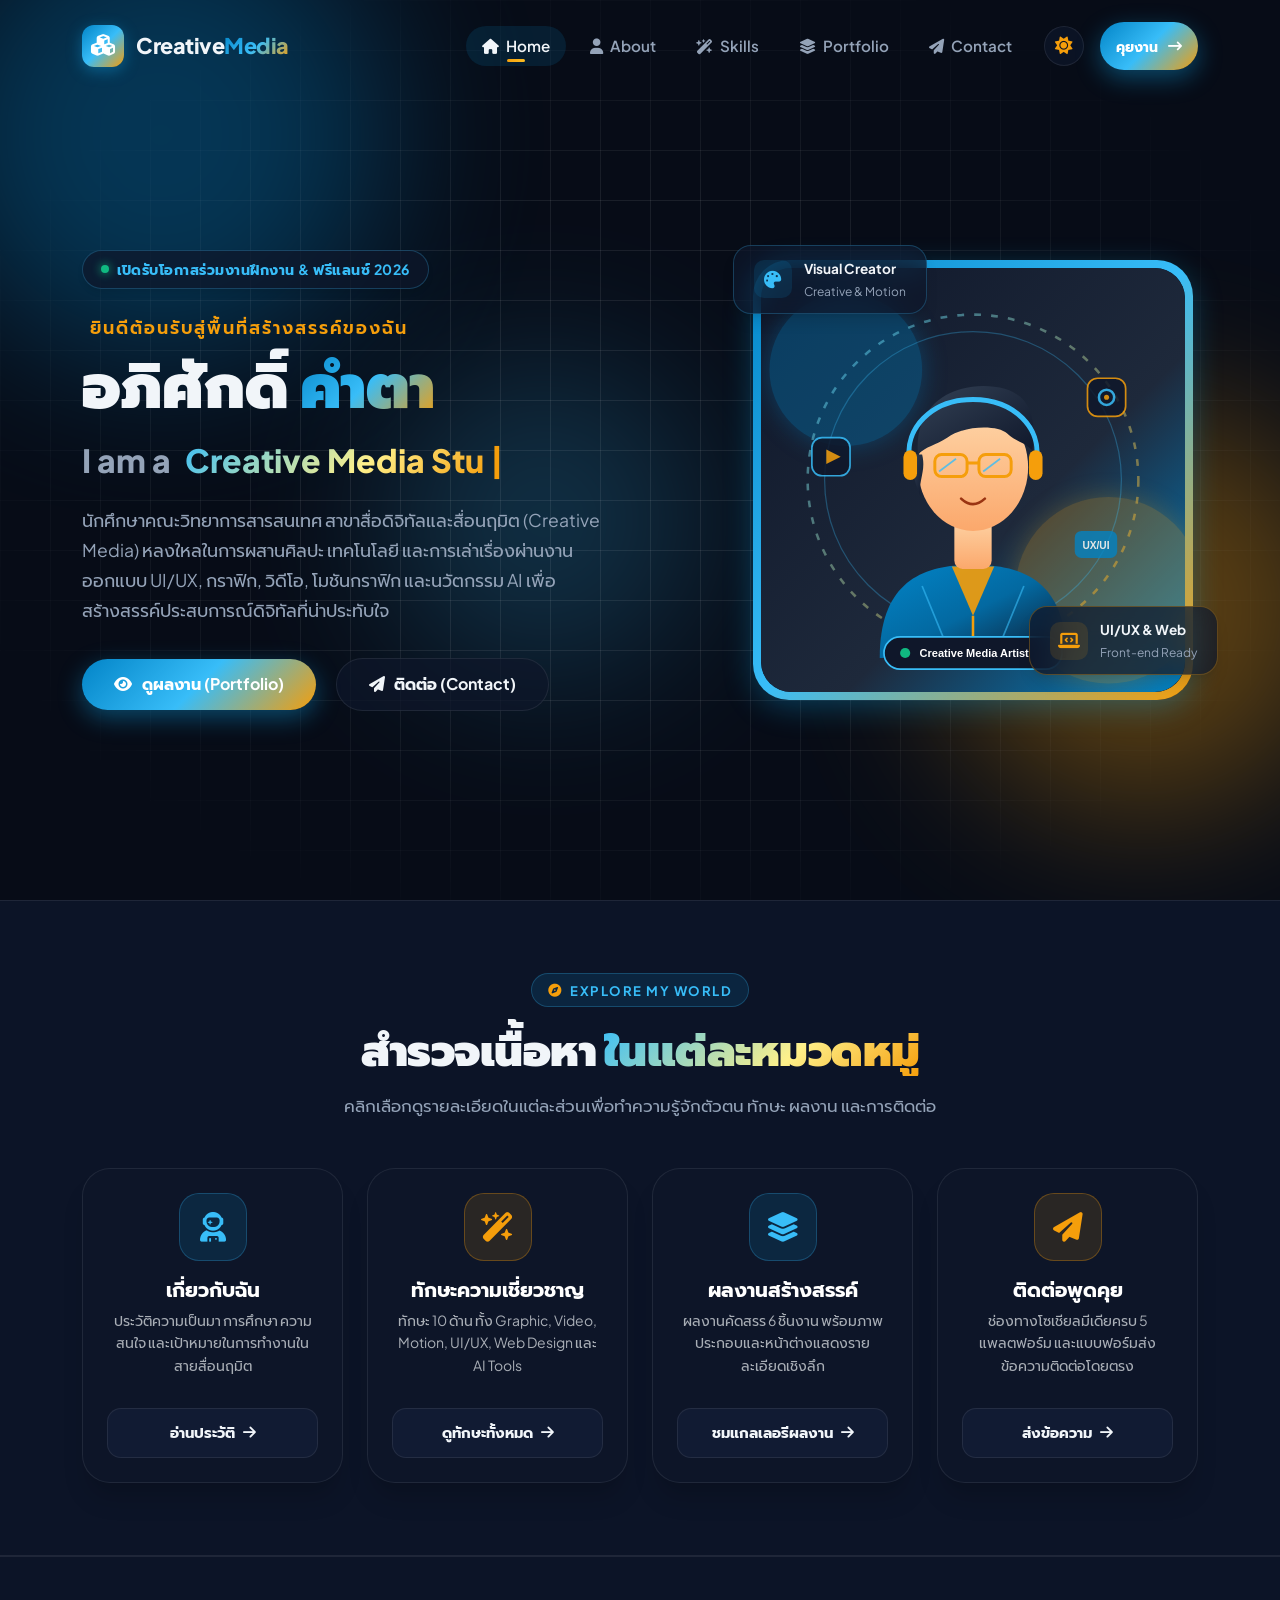
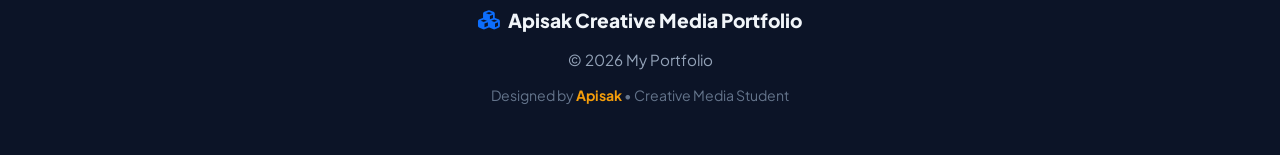
<file: index.html>
<!DOCTYPE html>
<html lang="th" data-bs-theme="dark">
<head>
  <meta charset="UTF-8">
  <meta name="viewport" content="width=device-width, initial-scale=1.0">
  <meta http-equiv="X-UA-Compatible" content="IE=edge">
  
  <title>Creative Media Portfolio | หน้าหลัก</title>
  <meta name="description" content="พอร์ตโฟลิโอส่วนตัวสำหรับนักศึกษาสาขาสื่อนฤมิต (Creative Media) รวบรวมผลงาน Graphic Design, Video Editing, Motion Graphics, UI/UX Design, Web Design และ AI Media">
  <meta name="keywords" content="Creative Media, Portfolio, UI/UX Design, Motion Graphics, Graphic Design, Web Development">
  <meta name="author" content="Your Name">

  <!-- Favicon -->
  <link rel="icon" type="image/svg+xml" href="assets/images/logo.svg">

  <!-- Google Fonts: Plus Jakarta Sans & Prompt -->
  <link rel="preconnect" href="https://fonts.googleapis.com">
  <link rel="preconnect" href="https://fonts.gstatic.com" crossorigin>
  <link href="https://fonts.googleapis.com/css2?family=Plus+Jakarta+Sans:ital,wght@0,300;0,400;0,500;0,600;0,700;0,800;0,900;1,400;1,600&family=Prompt:ital,wght@0,300;0,400;0,500;0,600;0,700;0,800;1,400&display=swap" rel="stylesheet">

  <!-- Font Awesome 6.5.1 CDN -->
  <link rel="stylesheet" href="https://cdnjs.cloudflare.com/ajax/libs/font-awesome/6.5.1/css/all.min.css" integrity="sha512-DTOQO9RWCH3ppGqcWaEA1BIZOC6xxalwEsw9c2QQeAIftl+Vegovlnee1c9QX4TctnWMn13TZye+giMm8e2LwA==" crossorigin="anonymous" referrerpolicy="no-referrer" />

  <!-- Bootstrap 5.3.3 CSS CDN -->
  <link href="https://cdn.jsdelivr.net/npm/bootstrap@5.3.3/dist/css/bootstrap.min.css" rel="stylesheet" integrity="sha384-QWTKZyjpPEjISv5WaRU9OFeRpok6YctnYmDr5pNlyT2bRjXh0JMhjY6hW+ALEwIH" crossorigin="anonymous">

  <!-- Custom Modular CSS Files in assets/css/ -->
  <link rel="stylesheet" href="assets/css/variables.css">
  <link rel="stylesheet" href="assets/css/navbar.css">
  <link rel="stylesheet" href="assets/css/hero.css">
  <link rel="stylesheet" href="assets/css/about.css">
  <link rel="stylesheet" href="assets/css/skills.css">
  <link rel="stylesheet" href="assets/css/portfolio.css">
  <link rel="stylesheet" href="assets/css/contact.css">
  <link rel="stylesheet" href="assets/css/footer.css">
  <link rel="stylesheet" href="assets/css/style.css">
</head>

<body>

  <!-- ==========================================================================
       0. PRELOADER LOADING ANIMATION
       ========================================================================== -->
  <div id="preloader">
    <div class="preloader-spinner"></div>
    <div class="preloader-text">Loading Experience...</div>
  </div>


  <!-- ==========================================================================
       1. NAVIGATION BAR
       Sticky Navigation with Glassmorphism, Theme Switcher & Multi-page Links
       ========================================================================== -->
  <nav class="navbar navbar-expand-lg main-navbar" id="mainNav">
    <div class="container">
      <!-- Logo & Brand Name -->
      <a class="navbar-brand" href="index.html">
        <div class="brand-icon-wrapper">
          <i class="fas fa-cubes text-white"></i>
        </div>
        <span class="brand-text">Creative<span class="brand-accent">Media</span></span>
      </a>

      <!-- Mobile Toggle Button -->
      <button class="navbar-toggler custom-toggler" type="button" data-bs-toggle="collapse" data-bs-target="#navbarNav" aria-controls="navbarNav" aria-expanded="false" aria-label="Toggle navigation">
        <i class="fas fa-bars-staggered"></i>
      </button>

      <!-- Navigation Menu Items (Linking to separate HTML pages) -->
      <div class="collapse navbar-collapse" id="navbarNav">
        <ul class="navbar-nav ms-auto mb-2 mb-lg-0">
          <li class="nav-item">
            <a class="nav-link active" href="index.html"><i class="fas fa-home me-1"></i> Home</a>
          </li>
          <li class="nav-item">
            <a class="nav-link" href="about.html"><i class="fas fa-user me-1"></i> About</a>
          </li>
          <li class="nav-item">
            <a class="nav-link" href="skills.html"><i class="fas fa-wand-magic-sparkles me-1"></i> Skills</a>
          </li>
          <li class="nav-item">
            <a class="nav-link" href="portfolio.html"><i class="fas fa-layer-group me-1"></i> Portfolio</a>
          </li>
          <li class="nav-item">
            <a class="nav-link" href="contact.html"><i class="fas fa-paper-plane me-1"></i> Contact</a>
          </li>
        </ul>

        <!-- Theme Switcher & Quick CTA -->
        <div class="nav-actions ms-lg-3 d-flex align-items-center gap-3">
          <button class="theme-toggle-btn" id="themeToggleBtn" aria-label="Toggle Dark/Light Mode" title="สลับโหมดแสง/มืด">
            <i class="fas fa-sun" id="themeIcon"></i>
          </button>
          <a href="contact.html" class="btn btn-primary-gradient btn-sm px-3 d-none d-lg-inline-flex">
            <span>คุยงาน</span>
            <i class="fas fa-arrow-right-long"></i>
          </a>
        </div>
      </div>
    </div>
  </nav>


  <!-- ==========================================================================
       2. HERO SECTION (หน้าแรก)
       Gradient Background with Floating Blobs, Profile Visual, Typing Effect
       ========================================================================== -->
  <section class="hero-section">
    <!-- Dynamic Animated Background Blobs -->
    <div class="hero-bg-blobs">
      <div class="blob blob-1"></div>
      <div class="blob blob-2"></div>
      <div class="blob blob-3"></div>
    </div>

    <!-- Geometric Grid Mesh Overlay -->
    <div class="hero-grid-mesh"></div>

    <div class="container hero-content">
      <div class="row align-items-center gy-5">
        <!-- Left Column: Introduction & Details -->
        <div class="col-lg-7 text-center text-lg-start reveal reveal-left">
          <!-- Status Badge -->
          <div class="hero-badge">
            <span class="badge-dot"></span>
            <span>เปิดรับโอกาสร่วมงานฝึกงาน &amp; ฟรีแลนซ์ 2026</span>
          </div>

          <!-- Greeting & Name -->
          <div class="hero-greeting">
            <i class="fas fa-sparkles me-2"></i>ยินดีต้อนรับสู่พื้นที่สร้างสรรค์ของฉัน
          </div>
          <h1 class="hero-name">
            อภิศักดิ์ <span class="brand-accent">คำตา</span>
          </h1>

          <!-- Role with Typing Animation -->
          <div class="hero-role-wrapper">
            <span class="me-2">I am a</span>
            <span class="hero-role-text" id="typingRole">Creative Media Student</span>
            <span class="typing-cursor">|</span>
          </div>

          <!-- Bio Pitch -->
          <p class="hero-bio">
            นักศึกษาคณะวิทยาการสารสนเทศ สาขาสื่อดิจิทัลและสื่อนฤมิต (Creative Media) หลงใหลในการผสานศิลปะ เทคโนโลยี และการเล่าเรื่องผ่านงานออกแบบ UI/UX, กราฟิก, วิดีโอ, โมชันกราฟิก และนวัตกรรม AI เพื่อสร้างสรรค์ประสบการณ์ดิจิทัลที่น่าประทับใจ
          </p>

          <!-- CTA Buttons (Linking to separate HTML pages) -->
          <div class="hero-actions">
            <a href="portfolio.html" class="btn btn-primary-gradient">
              <i class="fas fa-eye"></i>
              <span>ดูผลงาน (Portfolio)</span>
            </a>
            <a href="contact.html" class="btn btn-secondary-glass">
              <i class="fas fa-paper-plane"></i>
              <span>ติดต่อ (Contact)</span>
            </a>
          </div>
        </div>

        <!-- Right Column: Profile Visual Placeholder -->
        <div class="col-lg-5 reveal reveal-right delay-2">
          <div class="hero-visual">
            <div class="profile-card-wrapper">
              <!-- Floating Badge 1: Top Left -->
              <div class="floating-badge floating-badge-1">
                <div class="badge-icon blue">
                  <i class="fas fa-palette"></i>
                </div>
                <div>
                  <div class="badge-title">Visual Creator</div>
                  <div class="badge-subtitle">Creative &amp; Motion</div>
                </div>
              </div>

              <!-- Profile Avatar Frame with Animated Glowing Border -->
              <div class="profile-avatar-frame">
                <img 
                  src="assets/images/profile-placeholder.svg" 
                  alt="ภานุวัฒน์ นฤมิตศิลป์ - Creative Media Student" 
                  class="profile-avatar-img"
                />
              </div>

              <!-- Floating Badge 2: Bottom Right -->
              <div class="floating-badge floating-badge-2">
                <div class="badge-icon yellow">
                  <i class="fas fa-laptop-code"></i>
                </div>
                <div>
                  <div class="badge-title">UI/UX &amp; Web</div>
                  <div class="badge-subtitle">Front-end Ready</div>
                </div>
              </div>
            </div>
          </div>
        </div>
      </div>
    </div>
  </section>


  <!-- ==========================================================================
       QUICK OVERVIEW & FEATURED DISCOVERY
       นำทางไปยังเนื้อหาในแต่ละหน้าอย่างรวดเร็ว
       ========================================================================== -->
  <section class="py-5" style="background: var(--bg-surface); border-top: 1px solid var(--border-subtle); border-bottom: 1px solid var(--border-subtle);">
    <div class="container py-4">
      <div class="section-header reveal mb-5">
        <div class="section-tag">
          <i class="fas fa-compass"></i>
          <span>Explore My World</span>
        </div>
        <h2 class="section-title">
          สำรวจเนื้อหา <span class="text-gradient">ในแต่ละหมวดหมู่</span>
        </h2>
        <p class="section-subtitle">
          คลิกเลือกดูรายละเอียดในแต่ละส่วนเพื่อทำความรู้จักตัวตน ทักษะ ผลงาน และการติดต่อ
        </p>
      </div>

      <div class="row g-4">
        <!-- Card 1: About Me -->
        <div class="col-md-6 col-lg-3 reveal delay-1">
          <div class="about-glass-card h-100 d-flex flex-column text-center p-4">
            <div class="skill-icon-box blue mx-auto mb-3">
              <i class="fas fa-user-astronaut"></i>
            </div>
            <h3 class="h5 fw-bold text-white mb-2">เกี่ยวกับฉัน</h3>
            <p class="text-muted small flex-grow-1">
              ประวัติความเป็นมา การศึกษา ความสนใจ และเป้าหมายในการทำงานในสายสื่อนฤมิต
            </p>
            <a href="about.html" class="portfolio-btn mt-3">
              <span>อ่านประวัติ</span>
              <i class="fas fa-arrow-right"></i>
            </a>
          </div>
        </div>

        <!-- Card 2: Skills -->
        <div class="col-md-6 col-lg-3 reveal delay-2">
          <div class="about-glass-card h-100 d-flex flex-column text-center p-4">
            <div class="skill-icon-box yellow mx-auto mb-3">
              <i class="fas fa-wand-magic-sparkles"></i>
            </div>
            <h3 class="h5 fw-bold text-white mb-2">ทักษะความเชี่ยวชาญ</h3>
            <p class="text-muted small flex-grow-1">
              ทักษะ 10 ด้าน ทั้ง Graphic, Video, Motion, UI/UX, Web Design และ AI Tools
            </p>
            <a href="skills.html" class="portfolio-btn mt-3">
              <span>ดูทักษะทั้งหมด</span>
              <i class="fas fa-arrow-right"></i>
            </a>
          </div>
        </div>

        <!-- Card 3: Portfolio -->
        <div class="col-md-6 col-lg-3 reveal delay-3">
          <div class="about-glass-card h-100 d-flex flex-column text-center p-4">
            <div class="skill-icon-box blue mx-auto mb-3">
              <i class="fas fa-layer-group"></i>
            </div>
            <h3 class="h5 fw-bold text-white mb-2">ผลงานสร้างสรรค์</h3>
            <p class="text-muted small flex-grow-1">
              ผลงานคัดสรร 6 ชิ้นงาน พร้อมภาพประกอบและหน้าต่างแสดงรายละเอียดเชิงลึก
            </p>
            <a href="portfolio.html" class="portfolio-btn mt-3">
              <span>ชมแกลเลอรีผลงาน</span>
              <i class="fas fa-arrow-right"></i>
            </a>
          </div>
        </div>

        <!-- Card 4: Contact -->
        <div class="col-md-6 col-lg-3 reveal delay-4">
          <div class="about-glass-card h-100 d-flex flex-column text-center p-4">
            <div class="skill-icon-box yellow mx-auto mb-3">
              <i class="fas fa-paper-plane"></i>
            </div>
            <h3 class="h5 fw-bold text-white mb-2">ติดต่อพูดคุย</h3>
            <p class="text-muted small flex-grow-1">
              ช่องทางโซเชียลมีเดียครบ 5 แพลตฟอร์ม และแบบฟอร์มส่งข้อความติดต่อโดยตรง
            </p>
            <a href="contact.html" class="portfolio-btn mt-3">
              <span>ส่งข้อความ</span>
              <i class="fas fa-arrow-right"></i>
            </a>
          </div>
        </div>
      </div>
    </div>
  </section>


  <!-- ==========================================================================
       FOOTER SECTION & FLOATING SCROLL TO TOP
       ========================================================================== -->
  <footer class="main-footer">
    <div class="container">
      <div class="footer-content">
        <div class="footer-brand">
          <i class="fas fa-cubes text-primary"></i>
          <span>Apisak Creative Media Portfolio</span>
        </div>
        <p class="footer-copyright">
          &copy; 2026 My Portfolio
        </p>
        <p class="footer-designer">
          Designed by <span>Apisak</span> &bull; Creative Media Student
        </p>
      </div>
    </div>
  </footer>

  <!-- Floating Scroll To Top Button -->
  <button type="button" id="scrollToTopBtn" class="scroll-to-top-btn" aria-label="เลื่อนขึ้นด้านบนสุด" title="เลื่อนขึ้นด้านบน">
    <i class="fas fa-arrow-up"></i>
  </button>


  <!-- ==========================================================================
       SCRIPTS
       ========================================================================== -->
  <script src="https://cdn.jsdelivr.net/npm/bootstrap@5.3.3/dist/js/bootstrap.bundle.min.js" integrity="sha384-YvpcrYf0tY3lHB60NNkmXc5s9fDVZLESaAA55NDzOxhy9GkcIdslK1eN7N6jIeHz" crossorigin="anonymous"></script>
  <script src="assets/js/theme.js"></script>
  <script src="assets/js/navigation.js"></script>
  <script src="assets/js/animations.js"></script>
  <script src="assets/js/main.js"></script>
</body>
</html>
</file>
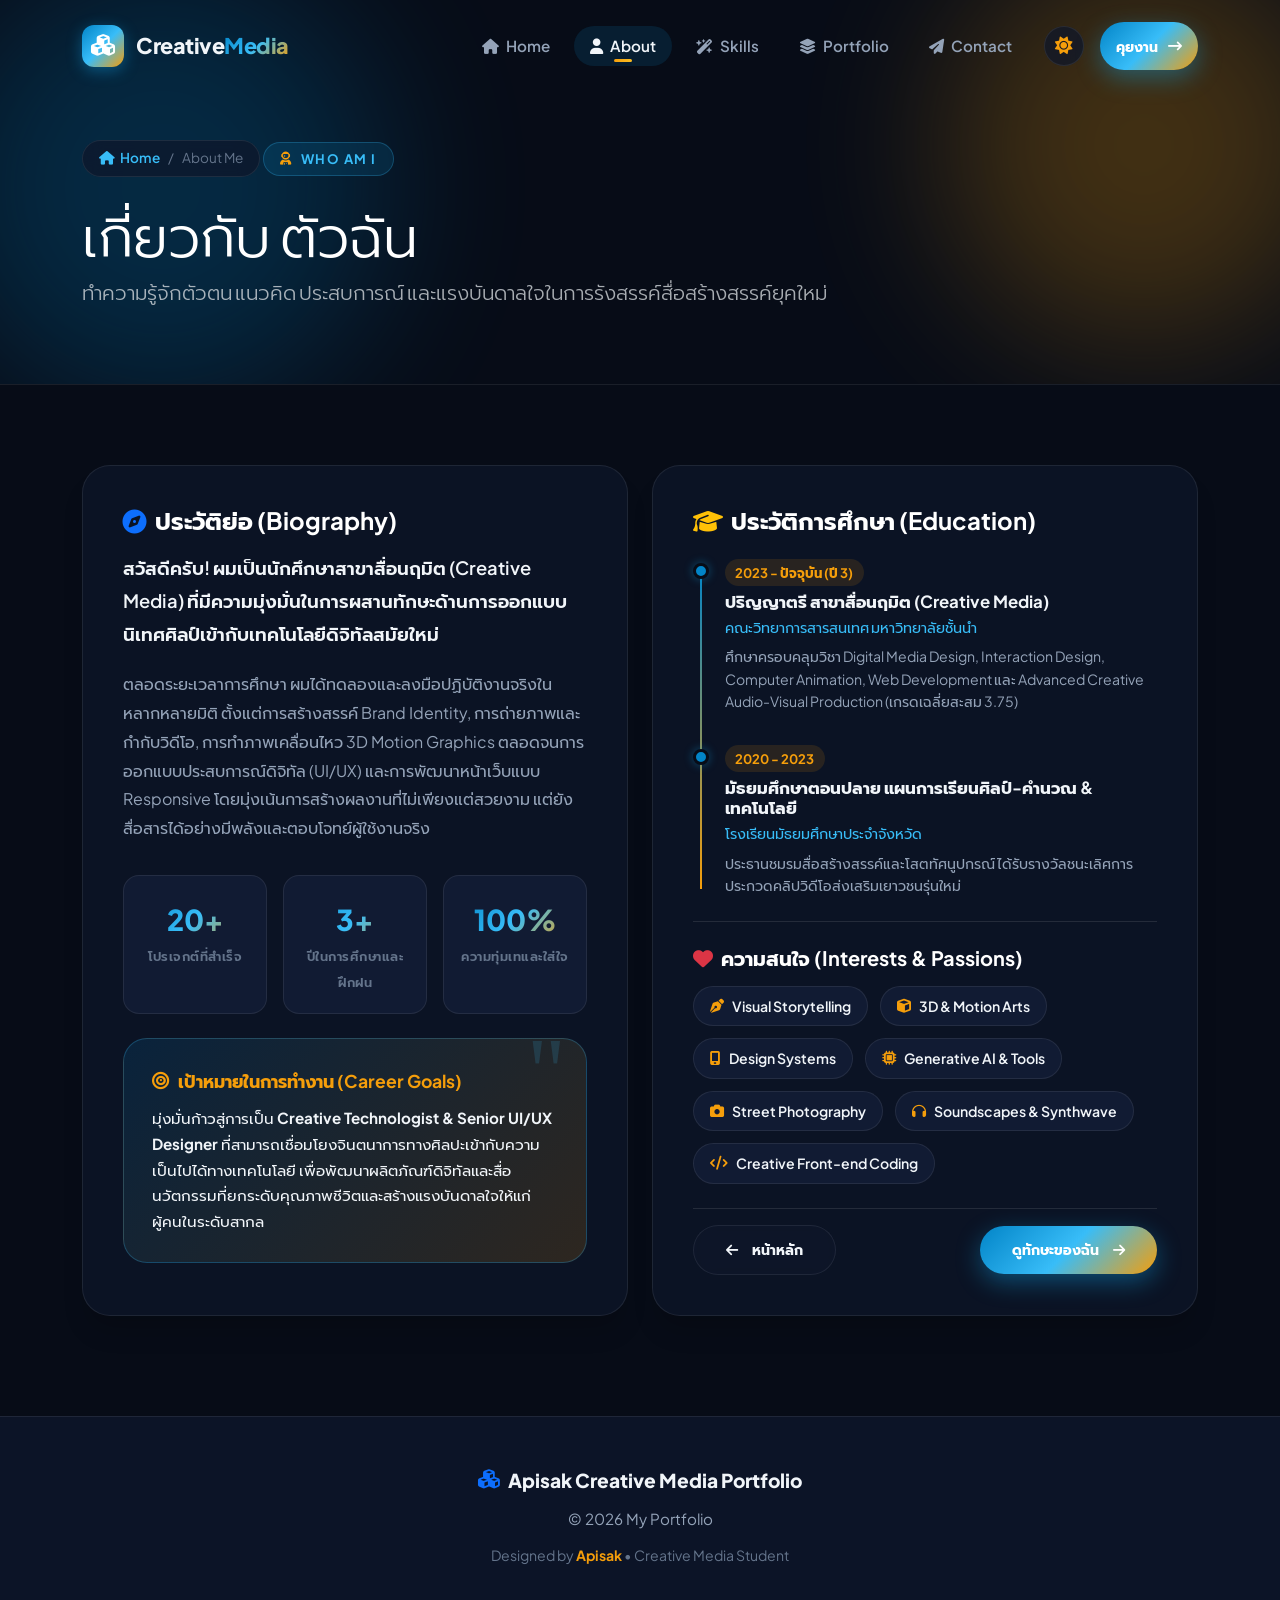
<file: about.html>
<!DOCTYPE html>
<html lang="th" data-bs-theme="dark">
<head>
  <meta charset="UTF-8">
  <meta name="viewport" content="width=device-width, initial-scale=1.0">
  <meta http-equiv="X-UA-Compatible" content="IE=edge">
  
  <title>About Me | เกี่ยวกับฉัน - Creative Media Portfolio</title>
  <meta name="description" content="ประวัติส่วนตัว ประวัติการศึกษา ความสนใจ และเป้าหมายในการทำงานของนักศึกษาสาขาสื่อนฤมิต (Creative Media)">
  
  <!-- Favicon -->
  <link rel="icon" type="image/svg+xml" href="assets/images/logo.svg">

  <!-- Google Fonts: Plus Jakarta Sans & Prompt -->
  <link rel="preconnect" href="https://fonts.googleapis.com">
  <link rel="preconnect" href="https://fonts.gstatic.com" crossorigin>
  <link href="https://fonts.googleapis.com/css2?family=Plus+Jakarta+Sans:ital,wght@0,300;0,400;0,500;0,600;0,700;0,800;0,900;1,400;1,600&family=Prompt:ital,wght@0,300;0,400;0,500;0,600;0,700;0,800;1,400&display=swap" rel="stylesheet">

  <!-- Font Awesome 6.5.1 CDN -->
  <link rel="stylesheet" href="https://cdnjs.cloudflare.com/ajax/libs/font-awesome/6.5.1/css/all.min.css" integrity="sha512-DTOQO9RWCH3ppGqcWaEA1BIZOC6xxalwEsw9c2QQeAIftl+Vegovlnee1c9QX4TctnWMn13TZye+giMm8e2LwA==" crossorigin="anonymous" referrerpolicy="no-referrer" />

  <!-- Bootstrap 5.3.3 CSS CDN -->
  <link href="https://cdn.jsdelivr.net/npm/bootstrap@5.3.3/dist/css/bootstrap.min.css" rel="stylesheet" integrity="sha384-QWTKZyjpPEjISv5WaRU9OFeRpok6YctnYmDr5pNlyT2bRjXh0JMhjY6hW+ALEwIH" crossorigin="anonymous">

  <!-- Custom Modular CSS Files in assets/css/ -->
  <link rel="stylesheet" href="assets/css/variables.css">
  <link rel="stylesheet" href="assets/css/navbar.css">
  <link rel="stylesheet" href="assets/css/about.css">
  <link rel="stylesheet" href="assets/css/footer.css">
  <link rel="stylesheet" href="assets/css/style.css">
</head>

<body>

  <!-- ==========================================================================
       0. PRELOADER LOADING ANIMATION
       ========================================================================== -->
  <div id="preloader">
    <div class="preloader-spinner"></div>
    <div class="preloader-text">Loading Experience...</div>
  </div>


  <!-- ==========================================================================
       1. NAVIGATION BAR
       ========================================================================== -->
  <nav class="navbar navbar-expand-lg main-navbar scrolled" id="mainNav">
    <div class="container">
      <a class="navbar-brand" href="index.html">
        <div class="brand-icon-wrapper">
          <i class="fas fa-cubes text-white"></i>
        </div>
        <span class="brand-text">Creative<span class="brand-accent">Media</span></span>
      </a>

      <button class="navbar-toggler custom-toggler" type="button" data-bs-toggle="collapse" data-bs-target="#navbarNav" aria-controls="navbarNav" aria-expanded="false" aria-label="Toggle navigation">
        <i class="fas fa-bars-staggered"></i>
      </button>

      <div class="collapse navbar-collapse" id="navbarNav">
        <ul class="navbar-nav ms-auto mb-2 mb-lg-0">
          <li class="nav-item">
            <a class="nav-link" href="index.html"><i class="fas fa-home me-1"></i> Home</a>
          </li>
          <li class="nav-item">
            <a class="nav-link active" href="about.html"><i class="fas fa-user me-1"></i> About</a>
          </li>
          <li class="nav-item">
            <a class="nav-link" href="skills.html"><i class="fas fa-wand-magic-sparkles me-1"></i> Skills</a>
          </li>
          <li class="nav-item">
            <a class="nav-link" href="portfolio.html"><i class="fas fa-layer-group me-1"></i> Portfolio</a>
          </li>
          <li class="nav-item">
            <a class="nav-link" href="contact.html"><i class="fas fa-paper-plane me-1"></i> Contact</a>
          </li>
        </ul>

        <div class="nav-actions ms-lg-3 d-flex align-items-center gap-3">
          <button class="theme-toggle-btn" id="themeToggleBtn" aria-label="Toggle Dark/Light Mode" title="สลับโหมดแสง/มืด">
            <i class="fas fa-sun" id="themeIcon"></i>
          </button>
          <a href="contact.html" class="btn btn-primary-gradient btn-sm px-3 d-none d-lg-inline-flex">
            <span>คุยงาน</span>
            <i class="fas fa-arrow-right-long"></i>
          </a>
        </div>
      </div>
    </div>
  </nav>


  <!-- ==========================================================================
       PAGE HEADER BANNER
       ========================================================================== -->
  <header class="page-header-banner">
    <div class="hero-bg-blobs">
      <div class="blob blob-1"></div>
      <div class="blob blob-2"></div>
    </div>
    <div class="container position-relative">
      <div class="breadcrumb-custom">
        <a href="index.html"><i class="fas fa-home me-1"></i> Home</a>
        <span>/</span>
        <span>About Me</span>
      </div>
      <div class="section-tag">
        <i class="fas fa-user-astronaut"></i>
        <span>Who Am I</span>
      </div>
      <h1 class="display-4 fw-black text-white mb-2">
        เกี่ยวกับ <span class="text-gradient">ตัวฉัน</span>
      </h1>
      <p class="lead text-muted max-w-600">
        ทำความรู้จักตัวตน แนวคิด ประสบการณ์ และแรงบันดาลใจในการรังสรรค์สื่อสร้างสรรค์ยุคใหม่
      </p>
    </div>
  </header>


  <!-- ==========================================================================
       ABOUT ME MAIN CONTENT
       Bio, Education Timeline, Interests Tags, Career Vision
       ========================================================================== -->
  <main class="inner-page-content">
    <div class="container">
      <div class="row g-4">
        <!-- Left Column: Bio & Stats & Career Goal -->
        <div class="col-lg-6 reveal reveal-left">
          <div class="about-glass-card">
            <h2 class="h4 fw-bold text-white mb-3">
              <i class="fas fa-compass text-primary me-2"></i>ประวัติย่อ (Biography)
            </h2>
            <p class="about-bio-lead">
              สวัสดีครับ! ผมเป็นนักศึกษาสาขาสื่อนฤมิต (Creative Media) ที่มีความมุ่งมั่นในการผสานทักษะด้านการออกแบบนิเทศศิลป์เข้ากับเทคโนโลยีดิจิทัลสมัยใหม่
            </p>
            <p class="about-bio-desc">
              ตลอดระยะเวลาการศึกษา ผมได้ทดลองและลงมือปฏิบัติงานจริงในหลากหลายมิติ ตั้งแต่การสร้างสรรค์ Brand Identity, การถ่ายภาพและกำกับวิดีโอ, การทำภาพเคลื่อนไหว 3D Motion Graphics ตลอดจนการออกแบบประสบการณ์ดิจิทัล (UI/UX) และการพัฒนาหน้าเว็บแบบ Responsive โดยมุ่งเน้นการสร้างผลงานที่ไม่เพียงแต่สวยงาม แต่ยังสื่อสารได้อย่างมีพลังและตอบโจทย์ผู้ใช้งานจริง
            </p>

            <!-- Stats Grid -->
            <div class="about-stats-grid">
              <div class="stat-item">
                <span class="stat-number">20+</span>
                <span class="stat-label">โปรเจกต์ที่สำเร็จ</span>
              </div>
              <div class="stat-item">
                <span class="stat-number">3+</span>
                <span class="stat-label">ปีในการศึกษาและฝึกฝน</span>
              </div>
              <div class="stat-item">
                <span class="stat-number">100%</span>
                <span class="stat-label">ความทุ่มเทและใส่ใจ</span>
              </div>
            </div>

            <!-- Career Goal Card -->
            <div class="career-goal-card mt-4">
              <div class="career-goal-title">
                <i class="fas fa-bullseye"></i>
                <span>เป้าหมายในการทำงาน (Career Goals)</span>
              </div>
              <p class="career-goal-text">
                มุ่งมั่นก้าวสู่การเป็น <strong>Creative Technologist &amp; Senior UI/UX Designer</strong> ที่สามารถเชื่อมโยงจินตนาการทางศิลปะเข้ากับความเป็นไปได้ทางเทคโนโลยี เพื่อพัฒนาผลิตภัณฑ์ดิจิทัลและสื่อนวัตกรรมที่ยกระดับคุณภาพชีวิตและสร้างแรงบันดาลใจให้แก่ผู้คนในระดับสากล
              </p>
            </div>
          </div>
        </div>

        <!-- Right Column: Education Timeline & Interests -->
        <div class="col-lg-6 reveal reveal-right delay-2">
          <div class="about-glass-card">
            <!-- Education Timeline -->
            <h2 class="h4 fw-bold text-white mb-4">
              <i class="fas fa-graduation-cap text-warning me-2"></i>ประวัติการศึกษา (Education)
            </h2>
            <div class="timeline">
              <!-- Timeline Item 1 -->
              <div class="timeline-item">
                <div class="timeline-dot"></div>
                <span class="timeline-year">2023 - ปัจจุบัน (ปี 3)</span>
                <h3 class="timeline-title">ปริญญาตรี สาขาสื่อนฤมิต (Creative Media)</h3>
                <div class="timeline-subtitle">คณะวิทยาการสารสนเทศ มหาวิทยาลัยชั้นนำ</div>
                <p class="timeline-desc">
                  ศึกษาครอบคลุมวิชา Digital Media Design, Interaction Design, Computer Animation, Web Development และ Advanced Creative Audio-Visual Production (เกรดเฉลี่ยสะสม 3.75)
                </p>
              </div>

              <!-- Timeline Item 2 -->
              <div class="timeline-item">
                <div class="timeline-dot"></div>
                <span class="timeline-year">2020 - 2023</span>
                <h3 class="timeline-title">มัธยมศึกษาตอนปลาย แผนการเรียนศิลป์-คำนวณ &amp; เทคโนโลยี</h3>
                <div class="timeline-subtitle">โรงเรียนมัธยมศึกษาประจำจังหวัด</div>
                <p class="timeline-desc">
                  ประธานชมรมสื่อสร้างสรรค์และโสตทัศนูปกรณ์ ได้รับรางวัลชนะเลิศการประกวดคลิปวิดีโอส่งเสริมเยาวชนรุ่นใหม่
                </p>
              </div>
            </div>

            <hr class="my-4 border-secondary opacity-25">

            <!-- Interests Cloud -->
            <h2 class="h5 fw-bold text-white mb-3">
              <i class="fas fa-heart text-danger me-2"></i>ความสนใจ (Interests &amp; Passions)
            </h2>
            <div class="interests-cloud">
              <span class="interest-tag"><i class="fas fa-pen-nib"></i> Visual Storytelling</span>
              <span class="interest-tag"><i class="fas fa-cube"></i> 3D &amp; Motion Arts</span>
              <span class="interest-tag"><i class="fas fa-mobile-screen"></i> Design Systems</span>
              <span class="interest-tag"><i class="fas fa-microchip"></i> Generative AI &amp; Tools</span>
              <span class="interest-tag"><i class="fas fa-camera"></i> Street Photography</span>
              <span class="interest-tag"><i class="fas fa-headphones"></i> Soundscapes &amp; Synthwave</span>
              <span class="interest-tag"><i class="fas fa-code"></i> Creative Front-end Coding</span>
            </div>

            <!-- Next Navigation Links -->
            <div class="mt-4 pt-3 border-top border-secondary border-opacity-25 d-flex justify-content-between align-items-center">
              <a href="index.html" class="btn btn-secondary-glass btn-sm">
                <i class="fas fa-arrow-left me-1"></i> หน้าหลัก
              </a>
              <a href="skills.html" class="btn btn-primary-gradient btn-sm">
                <span>ดูทักษะของฉัน</span> <i class="fas fa-arrow-right ms-1"></i>
              </a>
            </div>
          </div>
        </div>
      </div>
    </div>
  </main>


  <!-- ==========================================================================
       FOOTER SECTION & FLOATING SCROLL TO TOP
       ========================================================================== -->
  <footer class="main-footer">
    <div class="container">
      <div class="footer-content">
        <div class="footer-brand">
          <i class="fas fa-cubes text-primary"></i>
          <span>Apisak Creative Media Portfolio</span>
        </div>
        <p class="footer-copyright">
          &copy; 2026 My Portfolio
        </p>
        <p class="footer-designer">
          Designed by <span>Apisak</span> &bull; Creative Media Student
        </p>
      </div>
    </div>
  </footer>

  <!-- Floating Scroll To Top Button -->
  <button type="button" id="scrollToTopBtn" class="scroll-to-top-btn" aria-label="เลื่อนขึ้นด้านบนสุด" title="เลื่อนขึ้นด้านบน">
    <i class="fas fa-arrow-up"></i>
  </button>


  <!-- ==========================================================================
       SCRIPTS
       ========================================================================== -->
  <script src="https://cdn.jsdelivr.net/npm/bootstrap@5.3.3/dist/js/bootstrap.bundle.min.js" integrity="sha384-YvpcrYf0tY3lHB60NNkmXc5s9fDVZLESaAA55NDzOxhy9GkcIdslK1eN7N6jIeHz" crossorigin="anonymous"></script>
  <script src="assets/js/theme.js"></script>
  <script src="assets/js/navigation.js"></script>
  <script src="assets/js/animations.js"></script>
  <script src="assets/js/main.js"></script>
</body>
</html>
</file>
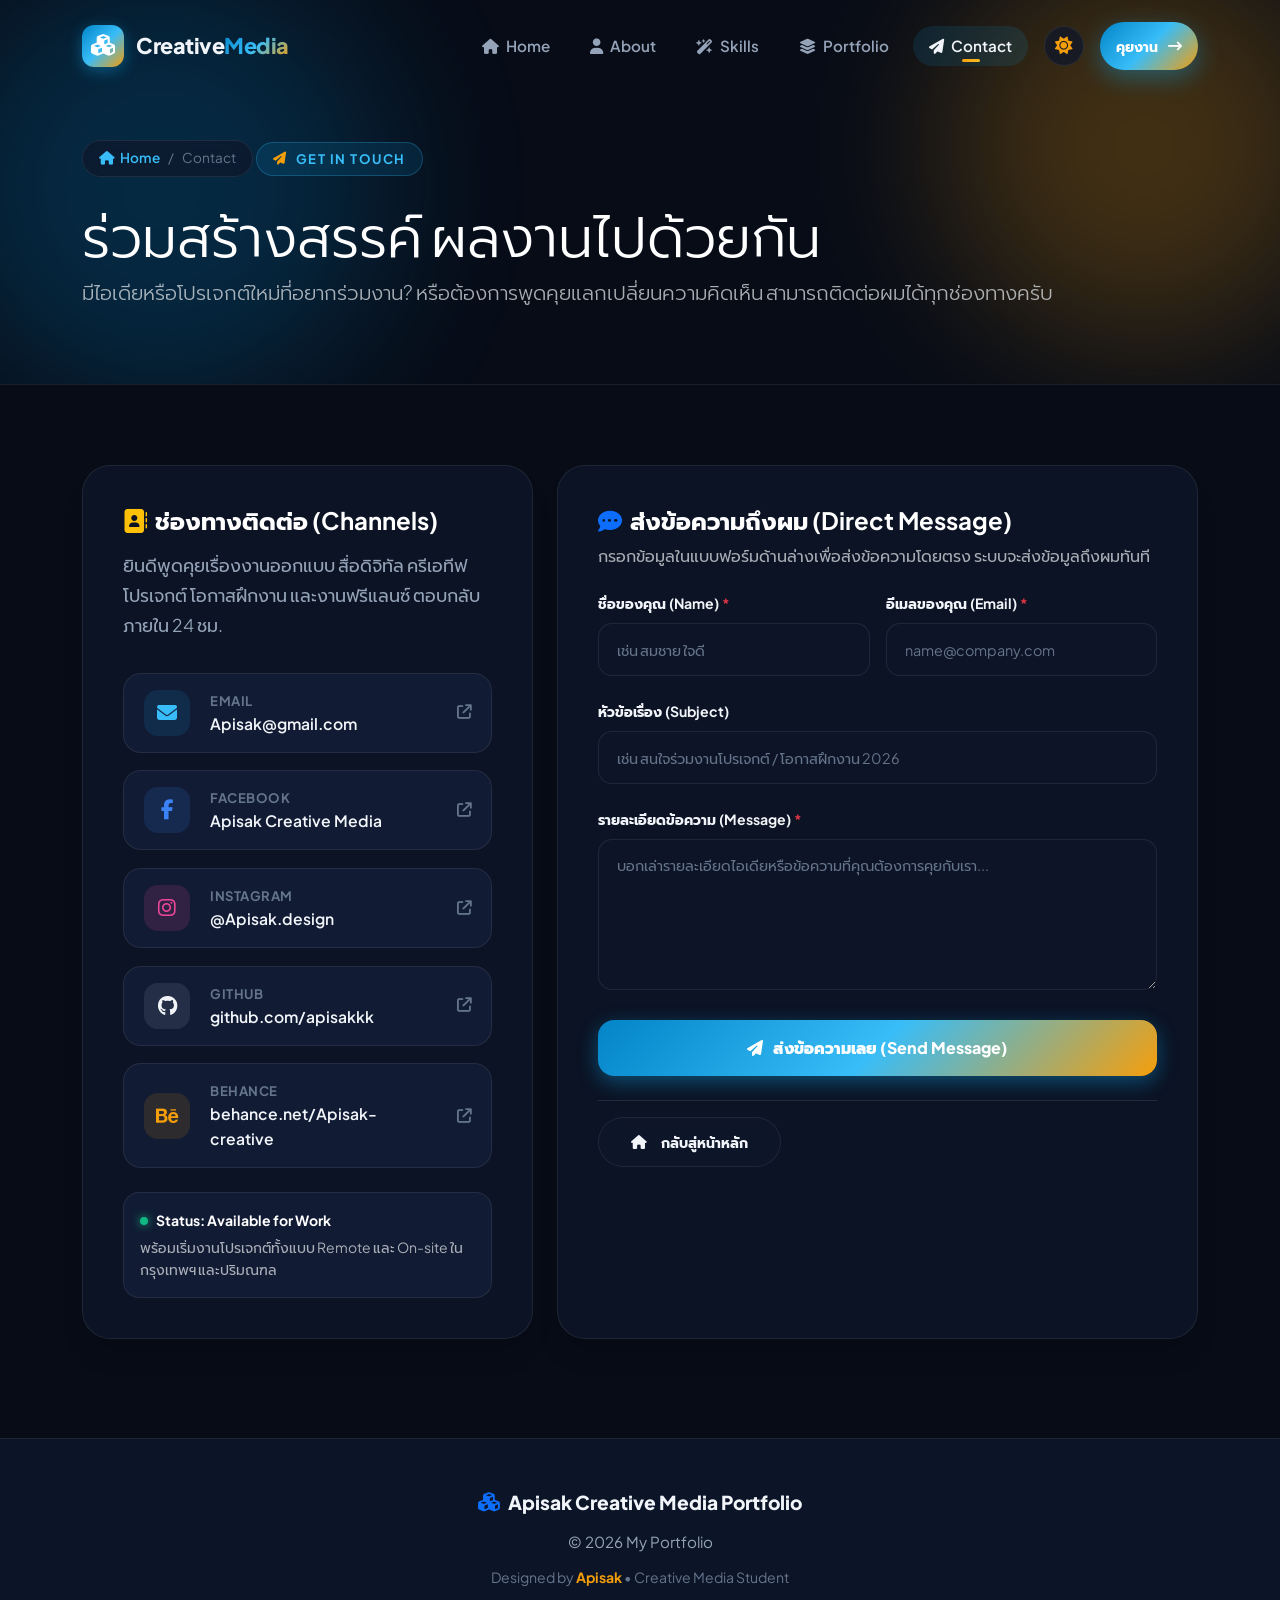
<file: contact.html>
<!DOCTYPE html>
<html lang="th" data-bs-theme="dark">
<head>
  <meta charset="UTF-8">
  <meta name="viewport" content="width=device-width, initial-scale=1.0">
  <meta http-equiv="X-UA-Compatible" content="IE=edge">
  
  <title>Contact | ติดต่อเรา - Creative Media Portfolio</title>
  <meta name="description" content="ช่องทางการติดต่อ Email, Facebook, Instagram, GitHub, Behance และแบบฟอร์มส่งข้อความหานักศึกษาสาขาสื่อนฤมิต (Creative Media)">
  
  <!-- Favicon -->
  <link rel="icon" type="image/svg+xml" href="assets/images/logo.svg">

  <!-- Google Fonts: Plus Jakarta Sans & Prompt -->
  <link rel="preconnect" href="https://fonts.googleapis.com">
  <link rel="preconnect" href="https://fonts.gstatic.com" crossorigin>
  <link href="https://fonts.googleapis.com/css2?family=Plus+Jakarta+Sans:ital,wght@0,300;0,400;0,500;0,600;0,700;0,800;0,900;1,400;1,600&family=Prompt:ital,wght@0,300;0,400;0,500;0,600;0,700;0,800;1,400&display=swap" rel="stylesheet">

  <!-- Font Awesome 6.5.1 CDN -->
  <link rel="stylesheet" href="https://cdnjs.cloudflare.com/ajax/libs/font-awesome/6.5.1/css/all.min.css" integrity="sha512-DTOQO9RWCH3ppGqcWaEA1BIZOC6xxalwEsw9c2QQeAIftl+Vegovlnee1c9QX4TctnWMn13TZye+giMm8e2LwA==" crossorigin="anonymous" referrerpolicy="no-referrer" />

  <!-- Bootstrap 5.3.3 CSS CDN -->
  <link href="https://cdn.jsdelivr.net/npm/bootstrap@5.3.3/dist/css/bootstrap.min.css" rel="stylesheet" integrity="sha384-QWTKZyjpPEjISv5WaRU9OFeRpok6YctnYmDr5pNlyT2bRjXh0JMhjY6hW+ALEwIH" crossorigin="anonymous">

  <!-- Custom Modular CSS Files in assets/css/ -->
  <link rel="stylesheet" href="assets/css/variables.css">
  <link rel="stylesheet" href="assets/css/navbar.css">
  <link rel="stylesheet" href="assets/css/contact.css">
  <link rel="stylesheet" href="assets/css/footer.css">
  <link rel="stylesheet" href="assets/css/style.css">
</head>

<body>

  <!-- ==========================================================================
       0. PRELOADER LOADING ANIMATION
       ========================================================================== -->
  <div id="preloader">
    <div class="preloader-spinner"></div>
    <div class="preloader-text">Loading Experience...</div>
  </div>


  <!-- ==========================================================================
       1. NAVIGATION BAR
       ========================================================================== -->
  <nav class="navbar navbar-expand-lg main-navbar scrolled" id="mainNav">
    <div class="container">
      <a class="navbar-brand" href="index.html">
        <div class="brand-icon-wrapper">
          <i class="fas fa-cubes text-white"></i>
        </div>
        <span class="brand-text">Creative<span class="brand-accent">Media</span></span>
      </a>

      <button class="navbar-toggler custom-toggler" type="button" data-bs-toggle="collapse" data-bs-target="#navbarNav" aria-controls="navbarNav" aria-expanded="false" aria-label="Toggle navigation">
        <i class="fas fa-bars-staggered"></i>
      </button>

      <div class="collapse navbar-collapse" id="navbarNav">
        <ul class="navbar-nav ms-auto mb-2 mb-lg-0">
          <li class="nav-item">
            <a class="nav-link" href="index.html"><i class="fas fa-home me-1"></i> Home</a>
          </li>
          <li class="nav-item">
            <a class="nav-link" href="about.html"><i class="fas fa-user me-1"></i> About</a>
          </li>
          <li class="nav-item">
            <a class="nav-link" href="skills.html"><i class="fas fa-wand-magic-sparkles me-1"></i> Skills</a>
          </li>
          <li class="nav-item">
            <a class="nav-link" href="portfolio.html"><i class="fas fa-layer-group me-1"></i> Portfolio</a>
          </li>
          <li class="nav-item">
            <a class="nav-link active" href="contact.html"><i class="fas fa-paper-plane me-1"></i> Contact</a>
          </li>
        </ul>

        <div class="nav-actions ms-lg-3 d-flex align-items-center gap-3">
          <button class="theme-toggle-btn" id="themeToggleBtn" aria-label="Toggle Dark/Light Mode" title="สลับโหมดแสง/มืด">
            <i class="fas fa-sun" id="themeIcon"></i>
          </button>
          <a href="contact.html" class="btn btn-primary-gradient btn-sm px-3 d-none d-lg-inline-flex">
            <span>คุยงาน</span>
            <i class="fas fa-arrow-right-long"></i>
          </a>
        </div>
      </div>
    </div>
  </nav>


  <!-- ==========================================================================
       PAGE HEADER BANNER
       ========================================================================== -->
  <header class="page-header-banner">
    <div class="hero-bg-blobs">
      <div class="blob blob-1"></div>
      <div class="blob blob-2"></div>
    </div>
    <div class="container position-relative">
      <div class="breadcrumb-custom">
        <a href="index.html"><i class="fas fa-home me-1"></i> Home</a>
        <span>/</span>
        <span>Contact</span>
      </div>
      <div class="section-tag">
        <i class="fas fa-paper-plane"></i>
        <span>Get In Touch</span>
      </div>
      <h1 class="display-4 fw-black text-white mb-2">
        ร่วมสร้างสรรค์ <span class="text-gradient">ผลงานไปด้วยกัน</span>
      </h1>
      <p class="lead text-muted max-w-600">
        มีไอเดียหรือโปรเจกต์ใหม่ที่อยากร่วมงาน? หรือต้องการพูดคุยแลกเปลี่ยนความคิดเห็น สามารถติดต่อผมได้ทุกช่องทางครับ
      </p>
    </div>
  </header>


  <!-- ==========================================================================
       CONTACT MAIN CONTENT (Channels & Interactive Form)
       ========================================================================== -->
  <main class="inner-page-content">
    <div class="container">
      <div class="row g-4">
        <!-- Left Column: Contact Channels & Social Media Cards -->
        <div class="col-lg-5 reveal reveal-left">
          <div class="contact-info-card">
            <h2 class="h4 fw-bold text-white mb-3">
              <i class="fas fa-address-book text-warning me-2"></i>ช่องทางติดต่อ (Channels)
            </h2>
            <p class="contact-lead">
              ยินดีพูดคุยเรื่องงานออกแบบ สื่อดิจิทัล ครีเอทีฟโปรเจกต์ โอกาสฝึกงาน และงานฟรีแลนซ์ ตอบกลับภายใน 24 ชม.
            </p>

            <div class="contact-channels-list">
              <!-- 1. Email -->
              <a href="mailto:Apisak@gmail.com" class="contact-channel-item">
                <div class="channel-icon-box email">
                  <i class="fas fa-envelope"></i>
                </div>
                <div class="channel-info">
                  <span class="channel-name">Email</span>
                  <span class="channel-handle">Apisak@gmail.com</span>
                </div>
                <i class="fas fa-arrow-up-right-from-square channel-arrow"></i>
              </a>

              <!-- 2. Facebook -->
              <a href="https://facebook.com/apisak.design" target="_blank" rel="noopener noreferrer" class="contact-channel-item">
                <div class="channel-icon-box facebook">
                  <i class="fab fa-facebook-f"></i>
                </div>
                <div class="channel-info">
                  <span class="channel-name">Facebook</span>
                  <span class="channel-handle">Apisak Creative Media</span>
                </div>
                <i class="fas fa-arrow-up-right-from-square channel-arrow"></i>
              </a>

              <!-- 3. Instagram -->
              <a href="https://instagram.com/apisak.design" target="_blank" rel="noopener noreferrer" class="contact-channel-item">
                <div class="channel-icon-box instagram">
                  <i class="fab fa-instagram"></i>
                </div>
                <div class="channel-info">
                  <span class="channel-name">Instagram</span>
                  <span class="channel-handle">@Apisak.design</span>
                </div>
                <i class="fas fa-arrow-up-right-from-square channel-arrow"></i>
              </a>

              <!-- 4. GitHub -->
              <a href="https://github.com/apisakkk" target="_blank" rel="noopener noreferrer" class="contact-channel-item">
                <div class="channel-icon-box github">
                  <i class="fab fa-github"></i>
                </div>
                <div class="channel-info">
                  <span class="channel-name">GitHub</span>
                  <span class="channel-handle">github.com/apisakkk</span>
                </div>
                <i class="fas fa-arrow-up-right-from-square channel-arrow"></i>
              </a>

              <!-- 5. Behance -->
              <a href="https://behance.net/Apisak-creative" target="_blank" rel="noopener noreferrer" class="contact-channel-item">
                <div class="channel-icon-box behance">
                  <i class="fab fa-behance"></i>
                </div>
                <div class="channel-info">
                  <span class="channel-name">Behance</span>
                  <span class="channel-handle">behance.net/Apisak-creative</span>
                </div>
                <i class="fas fa-arrow-up-right-from-square channel-arrow"></i>
              </a>
            </div>

            <!-- Availability Status Badge -->
            <div class="mt-4 p-3 rounded-4" style="background: var(--bg-surface-elevated); border: 1px solid var(--border-subtle);">
              <div class="d-flex align-items-center gap-2 mb-1">
                <span class="badge-dot" style="background: #10b981;"></span>
                <span class="fw-bold small text-white">Status: Available for Work</span>
              </div>
              <p class="small text-muted mb-0">
                พร้อมเริ่มงานโปรเจกต์ทั้งแบบ Remote และ On-site ในกรุงเทพฯ และปริมณฑล
              </p>
            </div>
          </div>
        </div>

        <!-- Right Column: Interactive Contact Form -->
        <div class="col-lg-7 reveal reveal-right delay-2">
          <div class="contact-form-card">
            <h2 class="h4 fw-bold text-white mb-2">
              <i class="fas fa-comment-dots text-primary me-2"></i>ส่งข้อความถึงผม (Direct Message)
            </h2>
            <p class="text-muted mb-4">
              กรอกข้อมูลในแบบฟอร์มด้านล่างเพื่อส่งข้อความโดยตรง ระบบจะส่งข้อมูลถึงผมทันที
            </p>

            <form id="portfolioContactForm" novalidate>
              <div class="row g-3">
                <div class="col-md-6 form-group-custom">
                  <label for="contactName" class="form-label-custom">ชื่อของคุณ (Name) <span class="text-danger">*</span></label>
                  <input 
                    type="text" 
                    class="form-control-custom" 
                    id="contactName" 
                    placeholder="เช่น สมชาย ใจดี" 
                    required
                  />
                </div>

                <div class="col-md-6 form-group-custom">
                  <label for="contactEmail" class="form-label-custom">อีเมลของคุณ (Email) <span class="text-danger">*</span></label>
                  <input 
                    type="email" 
                    class="form-control-custom" 
                    id="contactEmail" 
                    placeholder="name@company.com" 
                    required
                  />
                </div>
              </div>

              <div class="form-group-custom">
                <label for="contactSubject" class="form-label-custom">หัวข้อเรื่อง (Subject)</label>
                <input 
                  type="text" 
                  class="form-control-custom" 
                  id="contactSubject" 
                  placeholder="เช่น สนใจร่วมงานโปรเจกต์ / โอกาสฝึกงาน 2026" 
                />
              </div>

              <div class="form-group-custom">
                <label for="contactMessage" class="form-label-custom">รายละเอียดข้อความ (Message) <span class="text-danger">*</span></label>
                <textarea 
                  class="form-control-custom" 
                  id="contactMessage" 
                  rows="5" 
                  placeholder="บอกเล่ารายละเอียดไอเดียหรือข้อความที่คุณต้องการคุยกับเรา..." 
                  required></textarea>
              </div>

              <button type="submit" class="contact-submit-btn">
                <i class="fas fa-paper-plane"></i>
                <span>ส่งข้อความเลย (Send Message)</span>
              </button>

              <!-- Feedback Alert Display -->
              <div id="contactFormFeedback" class="d-none"></div>
            </form>

            <!-- Navigation Back Link -->
            <div class="mt-4 pt-3 border-top border-secondary border-opacity-25 text-start">
              <a href="index.html" class="btn btn-secondary-glass btn-sm">
                <i class="fas fa-home me-1"></i> กลับสู่หน้าหลัก
              </a>
            </div>
          </div>
        </div>
      </div>
    </div>
  </main>


  <!-- ==========================================================================
       FOOTER SECTION & FLOATING SCROLL TO TOP
       ========================================================================== -->
  <footer class="main-footer">
    <div class="container">
      <div class="footer-content">
        <div class="footer-brand">
          <i class="fas fa-cubes text-primary"></i>
          <span>Apisak Creative Media Portfolio</span>
        </div>
        <p class="footer-copyright">
          &copy; 2026 My Portfolio
        </p>
        <p class="footer-designer">
          Designed by <span>Apisak</span> &bull; Creative Media Student
        </p>
      </div>
    </div>
  </footer>

  <!-- Floating Scroll To Top Button -->
  <button type="button" id="scrollToTopBtn" class="scroll-to-top-btn" aria-label="เลื่อนขึ้นด้านบนสุด" title="เลื่อนขึ้นด้านบน">
    <i class="fas fa-arrow-up"></i>
  </button>


  <!-- ==========================================================================
       SCRIPTS
       ========================================================================== -->
  <script src="https://cdn.jsdelivr.net/npm/bootstrap@5.3.3/dist/js/bootstrap.bundle.min.js" integrity="sha384-YvpcrYf0tY3lHB60NNkmXc5s9fDVZLESaAA55NDzOxhy9GkcIdslK1eN7N6jIeHz" crossorigin="anonymous"></script>
  <script src="assets/js/theme.js"></script>
  <script src="assets/js/navigation.js"></script>
  <script src="assets/js/animations.js"></script>
  <script src="assets/js/contact.js"></script>
  <script src="assets/js/main.js"></script>
</body>
</html>
</file>
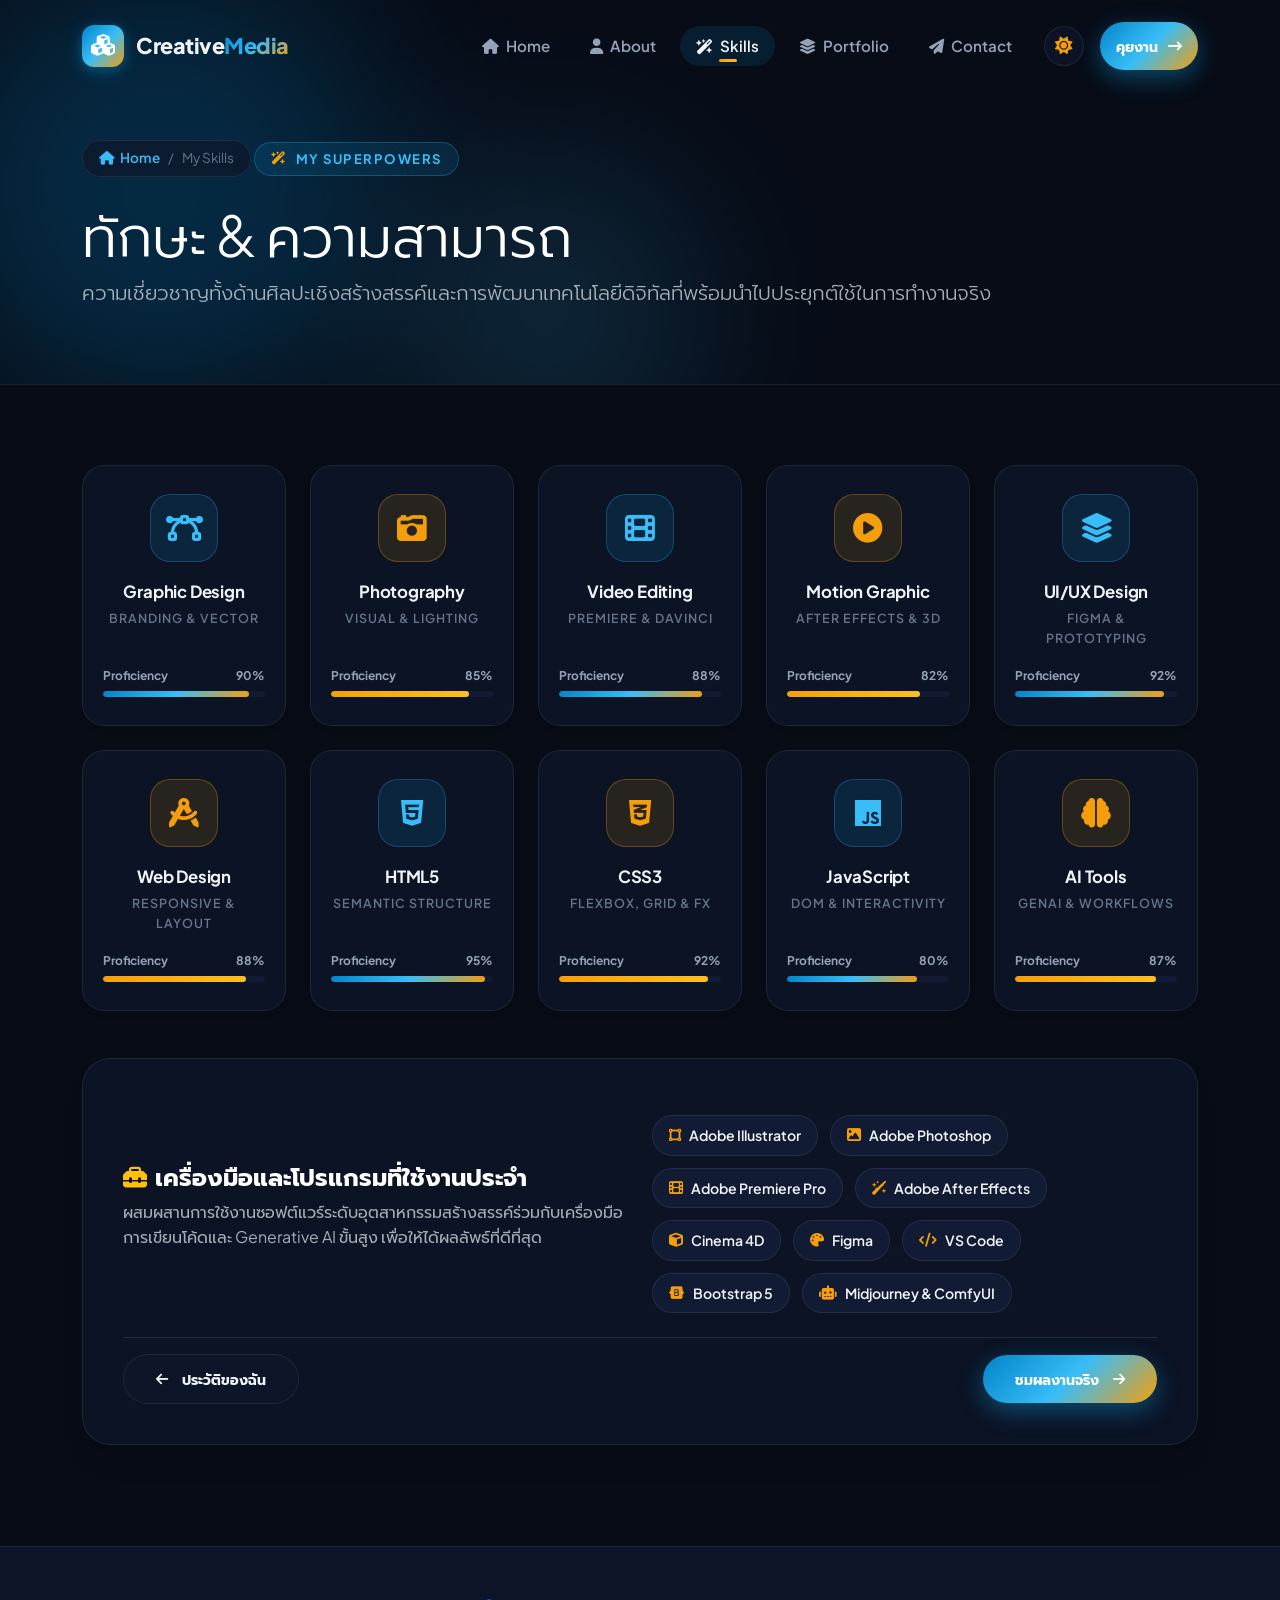
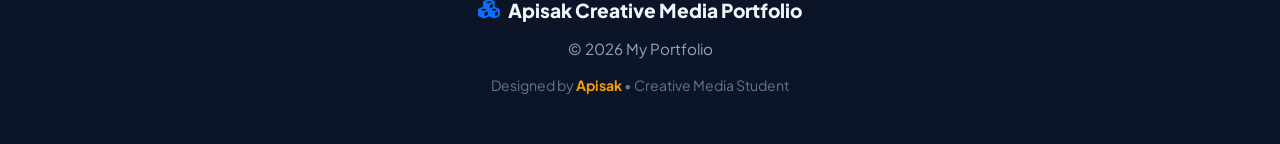
<file: skills.html>
<!DOCTYPE html>
<html lang="th" data-bs-theme="dark">
<head>
  <meta charset="UTF-8">
  <meta name="viewport" content="width=device-width, initial-scale=1.0">
  <meta http-equiv="X-UA-Compatible" content="IE=edge">
  
  <title>My Skills | ทักษะความสามารถ - Creative Media Portfolio</title>
  <meta name="description" content="ทักษะความเชี่ยวชาญทั้งด้าน Graphic Design, Video Editing, Motion Graphics, UI/UX, Web Design, HTML5, CSS3, JavaScript และ AI Tools">
  
  <!-- Favicon -->
  <link rel="icon" type="image/svg+xml" href="assets/images/logo.svg">

  <!-- Google Fonts: Plus Jakarta Sans & Prompt -->
  <link rel="preconnect" href="https://fonts.googleapis.com">
  <link rel="preconnect" href="https://fonts.gstatic.com" crossorigin>
  <link href="https://fonts.googleapis.com/css2?family=Plus+Jakarta+Sans:ital,wght@0,300;0,400;0,500;0,600;0,700;0,800;0,900;1,400;1,600&family=Prompt:ital,wght@0,300;0,400;0,500;0,600;0,700;0,800;1,400&display=swap" rel="stylesheet">

  <!-- Font Awesome 6.5.1 CDN -->
  <link rel="stylesheet" href="https://cdnjs.cloudflare.com/ajax/libs/font-awesome/6.5.1/css/all.min.css" integrity="sha512-DTOQO9RWCH3ppGqcWaEA1BIZOC6xxalwEsw9c2QQeAIftl+Vegovlnee1c9QX4TctnWMn13TZye+giMm8e2LwA==" crossorigin="anonymous" referrerpolicy="no-referrer" />

  <!-- Bootstrap 5.3.3 CSS CDN -->
  <link href="https://cdn.jsdelivr.net/npm/bootstrap@5.3.3/dist/css/bootstrap.min.css" rel="stylesheet" integrity="sha384-QWTKZyjpPEjISv5WaRU9OFeRpok6YctnYmDr5pNlyT2bRjXh0JMhjY6hW+ALEwIH" crossorigin="anonymous">

  <!-- Custom Modular CSS Files in assets/css/ -->
  <link rel="stylesheet" href="assets/css/variables.css">
  <link rel="stylesheet" href="assets/css/navbar.css">
  <link rel="stylesheet" href="assets/css/skills.css">
  <link rel="stylesheet" href="assets/css/about.css">
  <link rel="stylesheet" href="assets/css/footer.css">
  <link rel="stylesheet" href="assets/css/style.css">
</head>

<body>

  <!-- ==========================================================================
       0. PRELOADER LOADING ANIMATION
       ========================================================================== -->
  <div id="preloader">
    <div class="preloader-spinner"></div>
    <div class="preloader-text">Loading Experience...</div>
  </div>


  <!-- ==========================================================================
       1. NAVIGATION BAR
       ========================================================================== -->
  <nav class="navbar navbar-expand-lg main-navbar scrolled" id="mainNav">
    <div class="container">
      <a class="navbar-brand" href="index.html">
        <div class="brand-icon-wrapper">
          <i class="fas fa-cubes text-white"></i>
        </div>
        <span class="brand-text">Creative<span class="brand-accent">Media</span></span>
      </a>

      <button class="navbar-toggler custom-toggler" type="button" data-bs-toggle="collapse" data-bs-target="#navbarNav" aria-controls="navbarNav" aria-expanded="false" aria-label="Toggle navigation">
        <i class="fas fa-bars-staggered"></i>
      </button>

      <div class="collapse navbar-collapse" id="navbarNav">
        <ul class="navbar-nav ms-auto mb-2 mb-lg-0">
          <li class="nav-item">
            <a class="nav-link" href="index.html"><i class="fas fa-home me-1"></i> Home</a>
          </li>
          <li class="nav-item">
            <a class="nav-link" href="about.html"><i class="fas fa-user me-1"></i> About</a>
          </li>
          <li class="nav-item">
            <a class="nav-link active" href="skills.html"><i class="fas fa-wand-magic-sparkles me-1"></i> Skills</a>
          </li>
          <li class="nav-item">
            <a class="nav-link" href="portfolio.html"><i class="fas fa-layer-group me-1"></i> Portfolio</a>
          </li>
          <li class="nav-item">
            <a class="nav-link" href="contact.html"><i class="fas fa-paper-plane me-1"></i> Contact</a>
          </li>
        </ul>

        <div class="nav-actions ms-lg-3 d-flex align-items-center gap-3">
          <button class="theme-toggle-btn" id="themeToggleBtn" aria-label="Toggle Dark/Light Mode" title="สลับโหมดแสง/มืด">
            <i class="fas fa-sun" id="themeIcon"></i>
          </button>
          <a href="contact.html" class="btn btn-primary-gradient btn-sm px-3 d-none d-lg-inline-flex">
            <span>คุยงาน</span>
            <i class="fas fa-arrow-right-long"></i>
          </a>
        </div>
      </div>
    </div>
  </nav>


  <!-- ==========================================================================
       PAGE HEADER BANNER
       ========================================================================== -->
  <header class="page-header-banner">
    <div class="hero-bg-blobs">
      <div class="blob blob-1"></div>
      <div class="blob blob-3"></div>
    </div>
    <div class="container position-relative">
      <div class="breadcrumb-custom">
        <a href="index.html"><i class="fas fa-home me-1"></i> Home</a>
        <span>/</span>
        <span>My Skills</span>
      </div>
      <div class="section-tag">
        <i class="fas fa-wand-magic-sparkles"></i>
        <span>My Superpowers</span>
      </div>
      <h1 class="display-4 fw-black text-white mb-2">
        ทักษะ &amp; <span class="text-gradient">ความสามารถ</span>
      </h1>
      <p class="lead text-muted max-w-600">
        ความเชี่ยวชาญทั้งด้านศิลปะเชิงสร้างสรรค์และการพัฒนาเทคโนโลยีดิจิทัลที่พร้อมนำไปประยุกต์ใช้ในการทำงานจริง
      </p>
    </div>
  </header>


  <!-- ==========================================================================
       SKILLS MAIN CONTENT (10 Skills Cards)
       ========================================================================== -->
  <main class="inner-page-content">
    <div class="container">
      <!-- 10 Skills Grid -->
      <div class="skills-grid mb-5">
        <!-- 1. Graphic Design -->
        <div class="skill-card reveal delay-1">
          <div class="skill-icon-box blue">
            <i class="fas fa-bezier-curve"></i>
          </div>
          <h2 class="skill-name">Graphic Design</h2>
          <div class="skill-category">Branding &amp; Vector</div>
          <div class="skill-progress-wrapper">
            <div class="skill-progress-header">
              <span>Proficiency</span>
              <span>90%</span>
            </div>
            <div class="skill-progress-bar">
              <div class="skill-progress-fill" data-width="90%"></div>
            </div>
          </div>
        </div>

        <!-- 2. Photography -->
        <div class="skill-card accent-yellow reveal delay-2">
          <div class="skill-icon-box yellow">
            <i class="fas fa-camera-retro"></i>
          </div>
          <h2 class="skill-name">Photography</h2>
          <div class="skill-category">Visual &amp; Lighting</div>
          <div class="skill-progress-wrapper">
            <div class="skill-progress-header">
              <span>Proficiency</span>
              <span>85%</span>
            </div>
            <div class="skill-progress-bar">
              <div class="skill-progress-fill" data-width="85%"></div>
            </div>
          </div>
        </div>

        <!-- 3. Video Editing -->
        <div class="skill-card reveal delay-3">
          <div class="skill-icon-box blue">
            <i class="fas fa-film"></i>
          </div>
          <h2 class="skill-name">Video Editing</h2>
          <div class="skill-category">Premiere &amp; DaVinci</div>
          <div class="skill-progress-wrapper">
            <div class="skill-progress-header">
              <span>Proficiency</span>
              <span>88%</span>
            </div>
            <div class="skill-progress-bar">
              <div class="skill-progress-fill" data-width="88%"></div>
            </div>
          </div>
        </div>

        <!-- 4. Motion Graphic -->
        <div class="skill-card accent-yellow reveal delay-4">
          <div class="skill-icon-box yellow">
            <i class="fas fa-play-circle"></i>
          </div>
          <h2 class="skill-name">Motion Graphic</h2>
          <div class="skill-category">After Effects &amp; 3D</div>
          <div class="skill-progress-wrapper">
            <div class="skill-progress-header">
              <span>Proficiency</span>
              <span>82%</span>
            </div>
            <div class="skill-progress-bar">
              <div class="skill-progress-fill" data-width="82%"></div>
            </div>
          </div>
        </div>

        <!-- 5. UI/UX Design -->
        <div class="skill-card reveal delay-5">
          <div class="skill-icon-box blue">
            <i class="fas fa-layer-group"></i>
          </div>
          <h2 class="skill-name">UI/UX Design</h2>
          <div class="skill-category">Figma &amp; Prototyping</div>
          <div class="skill-progress-wrapper">
            <div class="skill-progress-header">
              <span>Proficiency</span>
              <span>92%</span>
            </div>
            <div class="skill-progress-bar">
              <div class="skill-progress-fill" data-width="92%"></div>
            </div>
          </div>
        </div>

        <!-- 6. Web Design -->
        <div class="skill-card accent-yellow reveal delay-1">
          <div class="skill-icon-box yellow">
            <i class="fas fa-compass-drafting"></i>
          </div>
          <h2 class="skill-name">Web Design</h2>
          <div class="skill-category">Responsive &amp; Layout</div>
          <div class="skill-progress-wrapper">
            <div class="skill-progress-header">
              <span>Proficiency</span>
              <span>88%</span>
            </div>
            <div class="skill-progress-bar">
              <div class="skill-progress-fill" data-width="88%"></div>
            </div>
          </div>
        </div>

        <!-- 7. HTML5 -->
        <div class="skill-card reveal delay-2">
          <div class="skill-icon-box blue">
            <i class="fab fa-html5"></i>
          </div>
          <h2 class="skill-name">HTML5</h2>
          <div class="skill-category">Semantic Structure</div>
          <div class="skill-progress-wrapper">
            <div class="skill-progress-header">
              <span>Proficiency</span>
              <span>95%</span>
            </div>
            <div class="skill-progress-bar">
              <div class="skill-progress-fill" data-width="95%"></div>
            </div>
          </div>
        </div>

        <!-- 8. CSS3 -->
        <div class="skill-card accent-yellow reveal delay-3">
          <div class="skill-icon-box yellow">
            <i class="fab fa-css3-alt"></i>
          </div>
          <h2 class="skill-name">CSS3</h2>
          <div class="skill-category">Flexbox, Grid &amp; FX</div>
          <div class="skill-progress-wrapper">
            <div class="skill-progress-header">
              <span>Proficiency</span>
              <span>92%</span>
            </div>
            <div class="skill-progress-bar">
              <div class="skill-progress-fill" data-width="92%"></div>
            </div>
          </div>
        </div>

        <!-- 9. JavaScript -->
        <div class="skill-card reveal delay-4">
          <div class="skill-icon-box blue">
            <i class="fab fa-js"></i>
          </div>
          <h2 class="skill-name">JavaScript</h2>
          <div class="skill-category">DOM &amp; Interactivity</div>
          <div class="skill-progress-wrapper">
            <div class="skill-progress-header">
              <span>Proficiency</span>
              <span>80%</span>
            </div>
            <div class="skill-progress-bar">
              <div class="skill-progress-fill" data-width="80%"></div>
            </div>
          </div>
        </div>

        <!-- 10. AI Tools -->
        <div class="skill-card accent-yellow reveal delay-5">
          <div class="skill-icon-box yellow">
            <i class="fas fa-brain"></i>
          </div>
          <h2 class="skill-name">AI Tools</h2>
          <div class="skill-category">GenAI &amp; Workflows</div>
          <div class="skill-progress-wrapper">
            <div class="skill-progress-header">
              <span>Proficiency</span>
              <span>87%</span>
            </div>
            <div class="skill-progress-bar">
              <div class="skill-progress-fill" data-width="87%"></div>
            </div>
          </div>
        </div>
      </div>

      <!-- Additional Software & Tools Glass Card -->
      <div class="about-glass-card reveal">
        <div class="row align-items-center gy-4">
          <div class="col-lg-6">
            <h3 class="h4 fw-bold text-white mb-2">
              <i class="fas fa-toolbox text-warning me-2"></i>เครื่องมือและโปรแกรมที่ใช้งานประจำ
            </h3>
            <p class="text-muted mb-0">
              ผสมผสานการใช้งานซอฟต์แวร์ระดับอุตสาหกรรมสร้างสรรค์ร่วมกับเครื่องมือการเขียนโค้ดและ Generative AI ขั้นสูง เพื่อให้ได้ผลลัพธ์ที่ดีที่สุด
            </p>
          </div>
          <div class="col-lg-6">
            <div class="interests-cloud">
              <span class="interest-tag"><i class="fas fa-vector-square"></i> Adobe Illustrator</span>
              <span class="interest-tag"><i class="fas fa-image"></i> Adobe Photoshop</span>
              <span class="interest-tag"><i class="fas fa-film"></i> Adobe Premiere Pro</span>
              <span class="interest-tag"><i class="fas fa-wand-sparkles"></i> Adobe After Effects</span>
              <span class="interest-tag"><i class="fas fa-cube"></i> Cinema 4D</span>
              <span class="interest-tag"><i class="fas fa-palette"></i> Figma</span>
              <span class="interest-tag"><i class="fas fa-code"></i> VS Code</span>
              <span class="interest-tag"><i class="fab fa-bootstrap"></i> Bootstrap 5</span>
              <span class="interest-tag"><i class="fas fa-robot"></i> Midjourney &amp; ComfyUI</span>
            </div>
          </div>
        </div>

        <!-- Next Navigation Links -->
        <div class="mt-4 pt-3 border-top border-secondary border-opacity-25 d-flex justify-content-between align-items-center">
          <a href="about.html" class="btn btn-secondary-glass btn-sm">
            <i class="fas fa-arrow-left me-1"></i> ประวัติของฉัน
          </a>
          <a href="portfolio.html" class="btn btn-primary-gradient btn-sm">
            <span>ชมผลงานจริง</span> <i class="fas fa-arrow-right ms-1"></i>
          </a>
        </div>
      </div>
    </div>
  </main>


  <!-- ==========================================================================
       FOOTER SECTION & FLOATING SCROLL TO TOP
       ========================================================================== -->
  <footer class="main-footer">
    <div class="container">
      <div class="footer-content">
        <div class="footer-brand">
          <i class="fas fa-cubes text-primary"></i>
          <span>Apisak Creative Media Portfolio</span>
        </div>
        <p class="footer-copyright">
          &copy; 2026 My Portfolio
        </p>
        <p class="footer-designer">
          Designed by <span>Apisak</span> &bull; Creative Media Student
        </p>
      </div>
    </div>
  </footer>

  <!-- Floating Scroll To Top Button -->
  <button type="button" id="scrollToTopBtn" class="scroll-to-top-btn" aria-label="เลื่อนขึ้นด้านบนสุด" title="เลื่อนขึ้นด้านบน">
    <i class="fas fa-arrow-up"></i>
  </button>


  <!-- ==========================================================================
       SCRIPTS
       ========================================================================== -->
  <script src="https://cdn.jsdelivr.net/npm/bootstrap@5.3.3/dist/js/bootstrap.bundle.min.js" integrity="sha384-YvpcrYf0tY3lHB60NNkmXc5s9fDVZLESaAA55NDzOxhy9GkcIdslK1eN7N6jIeHz" crossorigin="anonymous"></script>
  <script src="assets/js/theme.js"></script>
  <script src="assets/js/navigation.js"></script>
  <script src="assets/js/animations.js"></script>
  <script src="assets/js/main.js"></script>
</body>
</html>
</file>
<file: assets/css/variables.css>
/* ==========================================================================
   CSS VARIABLES & DESIGN TOKENS
   Theme: Creative Media Portfolio (Blue & Yellow Palette)
   ========================================================================== */

:root {
  /* Brand Accent Colors */
  --blue-primary: #0284c7;        /* Sky 600 */
  --blue-light: #38bdf8;          /* Sky 400 */
  --blue-dark: #0369a1;           /* Sky 700 */
  --blue-glow: rgba(14, 165, 233, 0.4);
  --blue-glow-subtle: rgba(14, 165, 233, 0.12);

  --yellow-primary: #f59e0b;      /* Amber 500 */
  --yellow-light: #fbbf24;        /* Amber 400 */
  --yellow-dark: #d97706;         /* Amber 600 */
  --yellow-glow: rgba(245, 158, 11, 0.45);
  --yellow-glow-subtle: rgba(245, 158, 11, 0.12);

  /* Gradients */
  --grad-primary: linear-gradient(135deg, #0284c7 0%, #38bdf8 50%, #f59e0b 100%);
  --grad-blue: linear-gradient(135deg, #0284c7 0%, #0ea5e9 100%);
  --grad-yellow: linear-gradient(135deg, #f59e0b 0%, #fbbf24 100%);
  --grad-sunset: linear-gradient(135deg, #0369a1 0%, #0284c7 40%, #f59e0b 100%);
  --grad-text: linear-gradient(135deg, #38bdf8 0%, #fef08a 60%, #f59e0b 100%);

  /* Typography */
  --font-main: 'Plus Jakarta Sans', 'Prompt', -apple-system, BlinkMacSystemFont, sans-serif;
  --font-heading: 'Plus Jakarta Sans', 'Prompt', sans-serif;

  /* Transitions */
  --transition-fast: 0.2s cubic-bezier(0.4, 0, 0.2, 1);
  --transition-normal: 0.35s cubic-bezier(0.4, 0, 0.2, 1);
  --transition-slow: 0.6s cubic-bezier(0.16, 1, 0.3, 1);

  /* Elevation Shadows */
  --shadow-sm: 0 4px 6px -1px rgba(0, 0, 0, 0.1);
  --shadow-md: 0 10px 15px -3px rgba(0, 0, 0, 0.12), 0 4px 6px -2px rgba(0, 0, 0, 0.05);
  --shadow-lg: 0 20px 25px -5px rgba(0, 0, 0, 0.15), 0 10px 10px -5px rgba(0, 0, 0, 0.04);
  --shadow-glow-blue: 0 8px 30px rgba(14, 165, 233, 0.3);
  --shadow-glow-yellow: 0 8px 30px rgba(245, 158, 11, 0.3);
}

/* ==========================================================================
   DARK THEME (Default)
   ========================================================================== */
[data-bs-theme="dark"], :root:not([data-bs-theme="light"]) {
  --bg-body: #070c17;
  --bg-surface: #0c1427;
  --bg-surface-elevated: #111b33;
  --bg-navbar: rgba(12, 20, 39, 0.85);

  --text-main: #f1f5f9;
  --text-muted: #94a3b8;
  --text-dim: #64748b;

  --border-subtle: rgba(255, 255, 255, 0.08);
  --border-accent: rgba(56, 189, 248, 0.25);
  --border-yellow: rgba(245, 158, 11, 0.3);

  /* Glassmorphism */
  --glass-bg: rgba(15, 23, 42, 0.72);
  --glass-border: rgba(255, 255, 255, 0.1);
  --glass-shadow: 0 8px 32px 0 rgba(0, 0, 0, 0.45);
  
  --card-hover-bg: rgba(22, 35, 60, 0.85);
  --input-bg: rgba(15, 23, 42, 0.6);
}

/* ==========================================================================
   LIGHT THEME
   ========================================================================== */
[data-bs-theme="light"] {
  --bg-body: #f8fafc;
  --bg-surface: #ffffff;
  --bg-surface-elevated: #f1f5f9;
  --bg-navbar: rgba(255, 255, 255, 0.88);

  --text-main: #0f172a;
  --text-muted: #475569;
  --text-dim: #94a3b8;

  --border-subtle: rgba(14, 165, 233, 0.14);
  --border-accent: rgba(14, 165, 233, 0.3);
  --border-yellow: rgba(245, 158, 11, 0.4);

  /* Glassmorphism */
  --glass-bg: rgba(255, 255, 255, 0.82);
  --glass-border: rgba(255, 255, 255, 0.85);
  --glass-shadow: 0 8px 32px 0 rgba(2, 132, 199, 0.12);

  --card-hover-bg: #ffffff;
  --input-bg: #ffffff;
}
</file>
<file: assets/css/navbar.css>
/* ==========================================================================
   NAVIGATION BAR STYLES
   Sticky Navigation, Glassmorphism, Theme Toggle, Smooth Active Link
   ========================================================================== */

.main-navbar {
  position: fixed;
  top: 0;
  left: 0;
  width: 100%;
  z-index: 1030;
  padding: 1.25rem 0;
  transition: all var(--transition-normal);
  background: transparent;
}

/* Scrolled state: Glassmorphism effect */
.main-navbar.scrolled {
  padding: 0.75rem 0;
  background: var(--bg-navbar);
  backdrop-filter: blur(16px);
  -webkit-backdrop-filter: blur(16px);
  border-bottom: 1px solid var(--border-subtle);
  box-shadow: 0 10px 30px rgba(0, 0, 0, 0.1);
}

/* Brand Logo */
.navbar-brand {
  display: flex;
  align-items: center;
  gap: 0.75rem;
  font-weight: 800;
  font-size: 1.35rem;
  color: var(--text-main) !important;
  text-decoration: none;
  letter-spacing: -0.5px;
}

.brand-icon-wrapper {
  width: 42px;
  height: 42px;
  border-radius: 12px;
  display: flex;
  align-items: center;
  justify-content: center;
  background: var(--grad-primary);
  box-shadow: 0 4px 15px var(--blue-glow);
  transition: transform var(--transition-normal), box-shadow var(--transition-normal);
}

.navbar-brand:hover .brand-icon-wrapper {
  transform: rotate(8deg) scale(1.05);
  box-shadow: 0 6px 20px var(--yellow-glow);
}

.brand-text {
  font-family: var(--font-heading);
}

.brand-accent {
  background: var(--grad-primary);
  -webkit-background-clip: text;
  -webkit-text-fill-color: transparent;
  background-clip: text;
}

/* Nav Links */
.navbar-nav {
  gap: 0.5rem;
  align-items: center;
}

.nav-item .nav-link {
  font-weight: 600;
  font-size: 0.95rem;
  color: var(--text-muted);
  padding: 0.5rem 1rem !important;
  border-radius: 50px;
  position: relative;
  transition: all var(--transition-normal);
}

.nav-item .nav-link:hover {
  color: var(--blue-light);
  transform: translateY(-1px);
}

/* Active Nav State */
.nav-item .nav-link.active {
  color: var(--text-main);
  background: var(--blue-glow-subtle);
}

.nav-item .nav-link.active::after {
  content: '';
  position: absolute;
  bottom: 4px;
  left: 50%;
  transform: translateX(-50%);
  width: 18px;
  height: 3px;
  border-radius: 2px;
  background: var(--grad-yellow);
}

/* Theme Toggle Button */
.theme-toggle-btn {
  width: 40px;
  height: 40px;
  border-radius: 50%;
  border: 1px solid var(--border-subtle);
  background: var(--glass-bg);
  backdrop-filter: blur(10px);
  color: var(--yellow-primary);
  display: inline-flex;
  align-items: center;
  justify-content: center;
  cursor: pointer;
  transition: all var(--transition-normal);
  font-size: 1.1rem;
}

.theme-toggle-btn:hover {
  transform: scale(1.1) rotate(15deg);
  border-color: var(--yellow-primary);
  box-shadow: 0 0 16px var(--yellow-glow);
  color: var(--yellow-light);
}

/* Mobile Navbar Toggler */
.custom-toggler {
  border: 1px solid var(--border-subtle);
  background: var(--glass-bg);
  padding: 0.5rem 0.75rem;
  border-radius: 10px;
  color: var(--text-main);
  font-size: 1.25rem;
  transition: all var(--transition-fast);
}

.custom-toggler:focus {
  box-shadow: 0 0 0 3px var(--blue-glow);
}

@media (max-width: 991.98px) {
  .navbar-collapse {
    background: var(--bg-surface);
    border: 1px solid var(--border-subtle);
    border-radius: 1.25rem;
    padding: 1.5rem;
    margin-top: 1rem;
    box-shadow: var(--shadow-lg);
  }
  
  .navbar-nav {
    align-items: flex-start;
  }
  
  .nav-item .nav-link {
    width: 100%;
    padding: 0.75rem 1rem !important;
  }
  
  .nav-actions {
    margin-top: 1rem;
    padding-top: 1rem;
    border-top: 1px solid var(--border-subtle);
    display: flex;
    justify-content: space-between;
    width: 100%;
  }
}
</file>
<file: assets/css/hero.css>
/* ==========================================================================
   HERO SECTION STYLES
   Animated Gradient Background, Glassmorphism, Profile Avatar, CTA Buttons
   ========================================================================== */

.hero-section {
  position: relative;
  min-height: 100vh;
  display: flex;
  align-items: center;
  padding: 140px 0 80px;
  overflow: hidden;
  background: var(--bg-body);
}

/* Dynamic Animated Gradient Background Blobs */
.hero-bg-blobs {
  position: absolute;
  top: 0;
  left: 0;
  width: 100%;
  height: 100%;
  overflow: hidden;
  pointer-events: none;
  z-index: 0;
}

.blob {
  position: absolute;
  border-radius: 50%;
  filter: blur(80px);
  opacity: 0.35;
  animation: floatBlobs 18s ease-in-out infinite alternate;
}

.blob-1 {
  width: 450px;
  height: 450px;
  background: var(--blue-primary);
  top: -10%;
  left: -5%;
}

.blob-2 {
  width: 400px;
  height: 400px;
  background: var(--yellow-primary);
  bottom: 10%;
  right: -5%;
  animation-duration: 22s;
  animation-delay: -5s;
}

.blob-3 {
  width: 320px;
  height: 320px;
  background: var(--blue-light);
  top: 40%;
  left: 30%;
  opacity: 0.2;
  animation-duration: 15s;
  animation-delay: -8s;
}

@keyframes floatBlobs {
  0% {
    transform: translate(0, 0) scale(1);
  }
  50% {
    transform: translate(40px, -50px) scale(1.12);
  }
  100% {
    transform: translate(-30px, 40px) scale(0.95);
  }
}

/* Subtle Geometric Grid Mesh overlay */
.hero-grid-mesh {
  position: absolute;
  inset: 0;
  background-image: 
    linear-gradient(to right, var(--border-subtle) 1px, transparent 1px),
    linear-gradient(to bottom, var(--border-subtle) 1px, transparent 1px);
  background-size: 50px 50px;
  mask-image: radial-gradient(ellipse at center, black 40%, transparent 80%);
  -webkit-mask-image: radial-gradient(ellipse at center, black 40%, transparent 80%);
  pointer-events: none;
  z-index: 1;
}

.hero-content {
  position: relative;
  z-index: 2;
}

/* Badge Highlight */
.hero-badge {
  display: inline-flex;
  align-items: center;
  gap: 0.5rem;
  padding: 0.45rem 1.15rem;
  border-radius: 50px;
  background: var(--glass-bg);
  border: 1px solid var(--border-accent);
  color: var(--blue-light);
  font-size: 0.88rem;
  font-weight: 700;
  letter-spacing: 0.5px;
  box-shadow: var(--shadow-sm);
  margin-bottom: 1.5rem;
  backdrop-filter: blur(10px);
}

.badge-dot {
  width: 8px;
  height: 8px;
  border-radius: 50%;
  background: #10b981;
  box-shadow: 0 0 10px #10b981;
  animation: pulseDot 2s infinite;
}

@keyframes pulseDot {
  0%, 100% { transform: scale(1); opacity: 1; }
  50% { transform: scale(1.4); opacity: 0.6; }
}

/* Title & Typography */
.hero-greeting {
  font-size: 1.1rem;
  font-weight: 600;
  color: var(--yellow-primary);
  margin-bottom: 0.5rem;
  text-transform: uppercase;
  letter-spacing: 2px;
}

.hero-name {
  font-size: clamp(2.4rem, 5vw, 3.8rem);
  font-weight: 900;
  line-height: 1.15;
  color: var(--text-main);
  margin-bottom: 1rem;
}

.hero-role-wrapper {
  font-size: clamp(1.3rem, 2.8vw, 2rem);
  font-weight: 800;
  margin-bottom: 1.25rem;
  color: var(--text-muted);
}

.hero-role-text {
  background: var(--grad-text);
  -webkit-background-clip: text;
  -webkit-text-fill-color: transparent;
  background-clip: text;
  display: inline-block;
}

.typing-cursor {
  display: inline-block;
  color: var(--yellow-primary);
  animation: blinkCursor 0.9s infinite;
}

@keyframes blinkCursor {
  0%, 100% { opacity: 1; }
  50% { opacity: 0; }
}

.hero-bio {
  font-size: 1.1rem;
  color: var(--text-muted);
  line-height: 1.7;
  max-width: 540px;
  margin-bottom: 2rem;
}

/* CTA Buttons */
.hero-actions {
  display: flex;
  align-items: center;
  flex-wrap: wrap;
  gap: 1.25rem;
}

.btn-primary-gradient {
  background: var(--grad-primary);
  color: #ffffff !important;
  font-weight: 700;
  padding: 0.85rem 2rem;
  border-radius: 50px;
  border: none;
  box-shadow: 0 8px 25px var(--blue-glow);
  position: relative;
  overflow: hidden;
  z-index: 1;
  display: inline-flex;
  align-items: center;
  gap: 0.6rem;
  transition: all var(--transition-normal);
}

.btn-primary-gradient::before {
  content: '';
  position: absolute;
  inset: 0;
  background: var(--grad-yellow);
  opacity: 0;
  z-index: -1;
  transition: opacity var(--transition-normal);
}

.btn-primary-gradient:hover {
  transform: translateY(-3px);
  box-shadow: 0 12px 30px var(--yellow-glow);
}

.btn-primary-gradient:hover::before {
  opacity: 1;
}

.btn-secondary-glass {
  background: var(--glass-bg);
  color: var(--text-main) !important;
  font-weight: 700;
  padding: 0.85rem 2rem;
  border-radius: 50px;
  border: 1px solid var(--border-subtle);
  backdrop-filter: blur(10px);
  display: inline-flex;
  align-items: center;
  gap: 0.6rem;
  transition: all var(--transition-normal);
}

.btn-secondary-glass:hover {
  background: var(--blue-glow-subtle);
  border-color: var(--blue-light);
  color: var(--blue-light) !important;
  transform: translateY(-3px);
}

/* Profile Visual / Avatar */
.hero-visual {
  position: relative;
  display: flex;
  justify-content: center;
  align-items: center;
}

.profile-card-wrapper {
  position: relative;
  width: 100%;
  max-width: 440px;
  aspect-ratio: 1 / 1;
}

.profile-avatar-frame {
  position: relative;
  width: 100%;
  height: 100%;
  border-radius: 36px;
  padding: 8px;
  background: var(--grad-primary);
  box-shadow: var(--shadow-glow-blue);
  animation: profileGlow 6s ease-in-out infinite alternate;
}

@keyframes profileGlow {
  0% { box-shadow: 0 15px 40px var(--blue-glow); }
  100% { box-shadow: 0 15px 40px var(--yellow-glow); }
}

.profile-avatar-img {
  width: 100%;
  height: 100%;
  object-fit: cover;
  border-radius: 30px;
  background: var(--bg-surface);
  display: block;
}

/* Floating Glass Badges */
.floating-badge {
  position: absolute;
  background: var(--glass-bg);
  backdrop-filter: blur(14px);
  border: 1px solid var(--border-accent);
  padding: 0.75rem 1.25rem;
  border-radius: 18px;
  box-shadow: var(--shadow-md);
  display: flex;
  align-items: center;
  gap: 0.75rem;
  z-index: 3;
  animation: floatCard 5s ease-in-out infinite alternate;
}

.floating-badge-1 {
  top: -15px;
  left: -20px;
}

.floating-badge-2 {
  bottom: 25px;
  right: -25px;
  animation-duration: 6s;
  animation-delay: -2s;
  border-color: var(--border-yellow);
}

.badge-icon {
  width: 38px;
  height: 38px;
  border-radius: 10px;
  display: flex;
  align-items: center;
  justify-content: center;
  font-size: 1.1rem;
}

.badge-icon.blue {
  background: var(--blue-glow-subtle);
  color: var(--blue-light);
}

.badge-icon.yellow {
  background: var(--yellow-glow-subtle);
  color: var(--yellow-primary);
}

.badge-title {
  font-size: 0.85rem;
  font-weight: 700;
  color: var(--text-main);
  margin-bottom: 2px;
}

.badge-subtitle {
  font-size: 0.75rem;
  color: var(--text-muted);
}

@keyframes floatCard {
  0% { transform: translateY(0); }
  100% { transform: translateY(-12px); }
}

@media (max-width: 991.98px) {
  .hero-section {
    padding-top: 110px;
    text-align: center;
  }
  
  .hero-bio {
    margin-left: auto;
    margin-right: auto;
  }
  
  .hero-actions {
    justify-content: center;
    margin-bottom: 3.5rem;
  }
  
  .profile-card-wrapper {
    max-width: 340px;
    margin: 0 auto;
  }
  
  .floating-badge-1 {
    left: -5px;
  }
  
  .floating-badge-2 {
    right: -10px;
  }
}
</file>
<file: assets/css/about.css>
/* ==========================================================================
   ABOUT ME SECTION STYLES
   Bio, Education Timeline, Interests Tags, Career Goals Vision Card
   ========================================================================== */

.about-section {
  position: relative;
  padding: 100px 0;
  background: var(--bg-body);
}

/* Glass Card Container */
.about-glass-card {
  background: var(--glass-bg);
  backdrop-filter: blur(16px);
  -webkit-backdrop-filter: blur(16px);
  border: 1px solid var(--border-subtle);
  border-radius: 28px;
  padding: 2.5rem;
  box-shadow: var(--shadow-lg);
  transition: all var(--transition-normal);
  height: 100%;
}

.about-glass-card:hover {
  border-color: var(--border-accent);
  box-shadow: 0 15px 35px var(--blue-glow-subtle);
  transform: translateY(-4px);
}

/* Bio Text */
.about-bio-lead {
  font-size: 1.15rem;
  font-weight: 600;
  line-height: 1.8;
  color: var(--text-main);
  margin-bottom: 1.25rem;
}

.about-bio-desc {
  font-size: 1rem;
  line-height: 1.8;
  color: var(--text-muted);
  margin-bottom: 2rem;
}

/* Key Stats Grid */
.about-stats-grid {
  display: grid;
  grid-template-columns: repeat(3, 1fr);
  gap: 1rem;
  margin-top: 1.5rem;
}

.stat-item {
  background: var(--bg-surface-elevated);
  border: 1px solid var(--border-subtle);
  border-radius: 16px;
  padding: 1.25rem 1rem;
  text-align: center;
  transition: all var(--transition-normal);
}

.stat-item:hover {
  border-color: var(--yellow-primary);
  transform: translateY(-3px);
  box-shadow: 0 8px 20px var(--yellow-glow-subtle);
}

.stat-number {
  font-size: 1.8rem;
  font-weight: 800;
  background: var(--grad-primary);
  -webkit-background-clip: text;
  -webkit-text-fill-color: transparent;
  background-clip: text;
  display: block;
}

.stat-label {
  font-size: 0.8rem;
  font-weight: 600;
  color: var(--text-dim);
  text-transform: uppercase;
  letter-spacing: 0.5px;
}

/* Education Timeline */
.timeline {
  position: relative;
  padding-left: 2rem;
}

.timeline::before {
  content: '';
  position: absolute;
  left: 7px;
  top: 8px;
  bottom: 8px;
  width: 2px;
  background: linear-gradient(to bottom, var(--blue-primary), var(--yellow-primary));
}

.timeline-item {
  position: relative;
  margin-bottom: 2rem;
}

.timeline-item:last-child {
  margin-bottom: 0;
}

.timeline-dot {
  position: absolute;
  left: -2rem;
  top: 4px;
  width: 16px;
  height: 16px;
  border-radius: 50%;
  background: var(--blue-primary);
  border: 3px solid var(--bg-body);
  box-shadow: 0 0 10px var(--blue-glow);
  transition: all var(--transition-normal);
}

.timeline-item:hover .timeline-dot {
  background: var(--yellow-primary);
  box-shadow: 0 0 14px var(--yellow-glow);
  transform: scale(1.25);
}

.timeline-year {
  display: inline-block;
  font-size: 0.82rem;
  font-weight: 700;
  color: var(--yellow-primary);
  background: var(--yellow-glow-subtle);
  padding: 0.2rem 0.65rem;
  border-radius: 20px;
  margin-bottom: 0.35rem;
}

.timeline-title {
  font-size: 1.05rem;
  font-weight: 700;
  color: var(--text-main);
  margin-bottom: 0.25rem;
}

.timeline-subtitle {
  font-size: 0.9rem;
  color: var(--blue-light);
  margin-bottom: 0.4rem;
}

.timeline-desc {
  font-size: 0.88rem;
  color: var(--text-muted);
  line-height: 1.6;
}

/* Interests Tags */
.interests-cloud {
  display: flex;
  flex-wrap: wrap;
  gap: 0.75rem;
  margin-top: 1rem;
}

.interest-tag {
  display: inline-flex;
  align-items: center;
  gap: 0.5rem;
  padding: 0.5rem 1rem;
  border-radius: 50px;
  background: var(--bg-surface-elevated);
  border: 1px solid var(--border-subtle);
  color: var(--text-main);
  font-size: 0.88rem;
  font-weight: 600;
  transition: all var(--transition-normal);
}

.interest-tag i {
  color: var(--yellow-primary);
  transition: transform var(--transition-fast);
}

.interest-tag:hover {
  background: var(--blue-glow-subtle);
  border-color: var(--blue-light);
  color: var(--blue-light);
  transform: translateY(-2px);
}

.interest-tag:hover i {
  transform: scale(1.2) rotate(10deg);
}

/* Career Goal Vision Card */
.career-goal-card {
  background: linear-gradient(135deg, rgba(2, 132, 199, 0.15) 0%, rgba(245, 158, 11, 0.15) 100%);
  border: 1px solid var(--border-accent);
  border-radius: 24px;
  padding: 1.75rem;
  margin-top: 1.5rem;
  position: relative;
  overflow: hidden;
}

.career-goal-card::before {
  content: '"';
  position: absolute;
  top: -15px;
  right: 20px;
  font-size: 6rem;
  font-family: serif;
  color: var(--blue-light);
  opacity: 0.15;
  line-height: 1;
  pointer-events: none;
}

.career-goal-title {
  font-size: 1.1rem;
  font-weight: 700;
  color: var(--yellow-primary);
  margin-bottom: 0.6rem;
  display: flex;
  align-items: center;
  gap: 0.5rem;
}

.career-goal-text {
  font-size: 0.95rem;
  line-height: 1.7;
  color: var(--text-main);
  margin-bottom: 0;
}

@media (max-width: 575.98px) {
  .about-glass-card {
    padding: 1.5rem;
  }
  
  .about-stats-grid {
    grid-template-columns: 1fr;
  }
}
</file>
<file: assets/css/skills.css>
/* ==========================================================================
   SKILLS SECTION STYLES
   Interactive Cards, Glowing Icons, Progress Indicators, Hover 3D Lift
   ========================================================================== */

.skills-section {
  position: relative;
  padding: 100px 0;
  background: var(--bg-body);
}

/* Skills Grid */
.skills-grid {
  display: grid;
  grid-template-columns: repeat(auto-fill, minmax(220px, 1fr));
  gap: 1.5rem;
}

@media (min-width: 1200px) {
  .skills-grid {
    grid-template-columns: repeat(5, 1fr);
  }
}

/* Skill Card */
.skill-card {
  background: var(--glass-bg);
  backdrop-filter: blur(14px);
  -webkit-backdrop-filter: blur(14px);
  border: 1px solid var(--border-subtle);
  border-radius: 22px;
  padding: 1.75rem 1.25rem;
  text-align: center;
  transition: all var(--transition-normal);
  position: relative;
  overflow: hidden;
  display: flex;
  flex-direction: column;
  align-items: center;
  box-shadow: var(--shadow-sm);
  cursor: default;
}

.skill-card::before {
  content: '';
  position: absolute;
  top: 0;
  left: 0;
  width: 100%;
  height: 4px;
  background: var(--grad-primary);
  opacity: 0;
  transition: opacity var(--transition-normal);
}

/* Skill Hover Effects */
.skill-card:hover {
  transform: translateY(-8px);
  border-color: var(--border-accent);
  box-shadow: 0 15px 30px var(--blue-glow);
  background: var(--card-hover-bg);
}

.skill-card:hover::before {
  opacity: 1;
}

/* Specific Accent Variations for Blue and Yellow */
.skill-card.accent-yellow:hover {
  border-color: var(--yellow-primary);
  box-shadow: 0 15px 30px var(--yellow-glow);
}

.skill-card.accent-yellow::before {
  background: var(--grad-yellow);
}

/* Icon Container */
.skill-icon-box {
  width: 68px;
  height: 68px;
  border-radius: 20px;
  display: flex;
  align-items: center;
  justify-content: center;
  font-size: 1.85rem;
  margin-bottom: 1.25rem;
  position: relative;
  transition: transform var(--transition-normal), box-shadow var(--transition-normal);
}

.skill-card:hover .skill-icon-box {
  transform: scale(1.12) rotate(6deg);
}

/* Icon Color Styles */
.skill-icon-box.blue {
  background: var(--blue-glow-subtle);
  color: var(--blue-light);
  border: 1px solid var(--border-accent);
}

.skill-icon-box.yellow {
  background: var(--yellow-glow-subtle);
  color: var(--yellow-primary);
  border: 1px solid var(--border-yellow);
}

.skill-card:hover .skill-icon-box.blue {
  box-shadow: 0 0 25px var(--blue-glow);
}

.skill-card:hover .skill-icon-box.yellow {
  box-shadow: 0 0 25px var(--yellow-glow);
}

/* Skill Title */
.skill-name {
  font-size: 1.05rem;
  font-weight: 700;
  color: var(--text-main);
  margin-bottom: 0.4rem;
  letter-spacing: -0.2px;
}

.skill-category {
  font-size: 0.78rem;
  font-weight: 600;
  color: var(--text-dim);
  text-transform: uppercase;
  letter-spacing: 1px;
  margin-bottom: 1.1rem;
}

/* Skill Progress Bar */
.skill-progress-wrapper {
  width: 100%;
  margin-top: auto;
}

.skill-progress-header {
  display: flex;
  justify-content: space-between;
  align-items: center;
  font-size: 0.75rem;
  font-weight: 700;
  color: var(--text-muted);
  margin-bottom: 0.35rem;
}

.skill-progress-bar {
  width: 100%;
  height: 6px;
  border-radius: 10px;
  background: var(--bg-surface-elevated);
  overflow: hidden;
  position: relative;
}

.skill-progress-fill {
  height: 100%;
  border-radius: 10px;
  background: var(--grad-primary);
  width: 0%;
  transition: width 1.2s cubic-bezier(0.16, 1, 0.3, 1);
}

.skill-card.accent-yellow .skill-progress-fill {
  background: var(--grad-yellow);
}
</file>
<file: assets/css/portfolio.css>
/* ==========================================================================
   PORTFOLIO SECTION STYLES
   Responsive Grid, Filter Tabs, Image Zoom Hover, Glass Cards, Modal Popup
   ========================================================================== */

.portfolio-section {
  position: relative;
  padding: 100px 0;
  background: var(--bg-body);
}

/* Filter Controls */
.portfolio-filter-wrapper {
  display: flex;
  justify-content: center;
  align-items: center;
  flex-wrap: wrap;
  gap: 0.65rem;
  margin-bottom: 3rem;
}

.filter-btn {
  background: var(--glass-bg);
  border: 1px solid var(--border-subtle);
  color: var(--text-muted);
  font-size: 0.88rem;
  font-weight: 600;
  padding: 0.5rem 1.35rem;
  border-radius: 50px;
  cursor: pointer;
  transition: all var(--transition-normal);
  backdrop-filter: blur(10px);
}

.filter-btn:hover {
  color: var(--text-main);
  border-color: var(--blue-light);
  transform: translateY(-2px);
}

.filter-btn.active {
  background: var(--grad-primary);
  color: #ffffff;
  border-color: transparent;
  box-shadow: 0 4px 15px var(--blue-glow);
}

/* Portfolio Grid */
.portfolio-grid {
  display: grid;
  grid-template-columns: repeat(auto-fill, minmax(340px, 1fr));
  gap: 2rem;
}

/* Portfolio Card */
.portfolio-card {
  background: var(--glass-bg);
  backdrop-filter: blur(16px);
  -webkit-backdrop-filter: blur(16px);
  border: 1px solid var(--border-subtle);
  border-radius: 24px;
  overflow: hidden;
  box-shadow: var(--shadow-md);
  transition: all var(--transition-normal);
  display: flex;
  flex-direction: column;
  position: relative;
}

.portfolio-card:hover {
  transform: translateY(-10px);
  border-color: var(--border-accent);
  box-shadow: 0 20px 40px rgba(0, 0, 0, 0.25), 0 0 25px var(--blue-glow-subtle);
}

/* Image Thumbnail Container */
.portfolio-thumb {
  position: relative;
  width: 100%;
  aspect-ratio: 16 / 10;
  overflow: hidden;
  background: var(--bg-surface-elevated);
}

.portfolio-thumb img {
  width: 100%;
  height: 100%;
  object-fit: cover;
  transition: transform var(--transition-slow);
}

.portfolio-card:hover .portfolio-thumb img {
  transform: scale(1.08);
}

/* Overlay & Badges */
.portfolio-category-badge {
  position: absolute;
  top: 1rem;
  left: 1rem;
  padding: 0.35rem 0.85rem;
  border-radius: 50px;
  background: rgba(15, 23, 42, 0.85);
  backdrop-filter: blur(8px);
  border: 1px solid var(--border-subtle);
  font-size: 0.75rem;
  font-weight: 700;
  color: var(--yellow-primary);
  letter-spacing: 0.5px;
  z-index: 2;
}

.portfolio-overlay {
  position: absolute;
  inset: 0;
  background: linear-gradient(to top, rgba(7, 12, 23, 0.85) 0%, transparent 60%);
  opacity: 0;
  transition: opacity var(--transition-normal);
  display: flex;
  align-items: flex-end;
  justify-content: flex-end;
  padding: 1.5rem;
  z-index: 1;
}

.portfolio-card:hover .portfolio-overlay {
  opacity: 1;
}

.overlay-btn-circle {
  width: 44px;
  height: 44px;
  border-radius: 50%;
  background: var(--grad-yellow);
  color: #0f172a;
  display: flex;
  align-items: center;
  justify-content: center;
  font-size: 1.1rem;
  box-shadow: 0 4px 15px var(--yellow-glow);
  transform: translateY(10px);
  transition: transform var(--transition-normal);
}

.portfolio-card:hover .overlay-btn-circle {
  transform: translateY(0);
}

/* Card Body */
.portfolio-body {
  padding: 1.75rem;
  display: flex;
  flex-direction: column;
  flex-grow: 1;
}

.portfolio-title {
  font-size: 1.25rem;
  font-weight: 800;
  color: var(--text-main);
  margin-bottom: 0.6rem;
  transition: color var(--transition-fast);
}

.portfolio-card:hover .portfolio-title {
  color: var(--blue-light);
}

.portfolio-desc {
  font-size: 0.92rem;
  line-height: 1.6;
  color: var(--text-muted);
  margin-bottom: 1.5rem;
  flex-grow: 1;
}

/* Action Button */
.portfolio-btn {
  width: 100%;
  background: var(--bg-surface-elevated);
  border: 1px solid var(--border-subtle);
  color: var(--text-main);
  font-weight: 700;
  font-size: 0.92rem;
  padding: 0.75rem 1.25rem;
  border-radius: 14px;
  display: inline-flex;
  align-items: center;
  justify-content: center;
  gap: 0.5rem;
  transition: all var(--transition-normal);
  cursor: pointer;
  text-decoration: none;
}

.portfolio-btn:hover {
  background: var(--grad-primary);
  color: #ffffff;
  border-color: transparent;
  box-shadow: 0 6px 20px var(--blue-glow);
  transform: translateY(-2px);
}

/* Portfolio Details Modal */
.modal-content.custom-glass-modal {
  background: var(--bg-surface);
  border: 1px solid var(--border-subtle);
  border-radius: 28px;
  box-shadow: 0 25px 60px rgba(0, 0, 0, 0.6);
  backdrop-filter: blur(20px);
  color: var(--text-main);
}

.modal-header {
  border-bottom: 1px solid var(--border-subtle);
  padding: 1.5rem 2rem;
}

.modal-title {
  font-weight: 800;
  font-size: 1.35rem;
  color: var(--text-main);
}

.modal-body {
  padding: 2rem;
}

.modal-img-wrapper {
  border-radius: 18px;
  overflow: hidden;
  margin-bottom: 1.5rem;
  border: 1px solid var(--border-subtle);
}

.modal-img-wrapper img {
  width: 100%;
  max-height: 420px;
  object-fit: cover;
}

.modal-meta-grid {
  display: grid;
  grid-template-columns: repeat(auto-fit, minmax(140px, 1fr));
  gap: 1rem;
  margin: 1.5rem 0;
  padding: 1.25rem;
  background: var(--bg-surface-elevated);
  border-radius: 16px;
  border: 1px solid var(--border-subtle);
}

.meta-label {
  font-size: 0.78rem;
  color: var(--text-dim);
  text-transform: uppercase;
  font-weight: 700;
}

.meta-value {
  font-size: 0.95rem;
  font-weight: 700;
  color: var(--yellow-primary);
}

.modal-footer {
  border-top: 1px solid var(--border-subtle);
  padding: 1.25rem 2rem;
}

@media (max-width: 575.98px) {
  .portfolio-grid {
    grid-template-columns: 1fr;
  }
}
</file>
<file: assets/css/contact.css>
/* ==========================================================================
   CONTACT SECTION STYLES
   Contact Channels, Social Media Cards, Interactive Form, Glowing Inputs
   ========================================================================== */

.contact-section {
  position: relative;
  padding: 100px 0;
  background: var(--bg-body);
}

/* Contact Info Card */
.contact-info-card {
  background: var(--glass-bg);
  backdrop-filter: blur(16px);
  -webkit-backdrop-filter: blur(16px);
  border: 1px solid var(--border-subtle);
  border-radius: 28px;
  padding: 2.5rem;
  box-shadow: var(--shadow-lg);
  height: 100%;
}

.contact-lead {
  font-size: 1.1rem;
  line-height: 1.7;
  color: var(--text-muted);
  margin-bottom: 2rem;
}

/* Social & Contact Channels List */
.contact-channels-list {
  display: flex;
  flex-direction: column;
  gap: 1.1rem;
}

.contact-channel-item {
  display: flex;
  align-items: center;
  gap: 1.25rem;
  padding: 1rem 1.25rem;
  border-radius: 18px;
  background: var(--bg-surface-elevated);
  border: 1px solid var(--border-subtle);
  text-decoration: none;
  color: var(--text-main);
  transition: all var(--transition-normal);
}

.contact-channel-item:hover {
  transform: translateX(8px);
  border-color: var(--border-accent);
  background: var(--card-hover-bg);
  box-shadow: 0 8px 25px var(--blue-glow-subtle);
}

.channel-icon-box {
  width: 46px;
  height: 46px;
  border-radius: 14px;
  display: flex;
  align-items: center;
  justify-content: center;
  font-size: 1.25rem;
  transition: transform var(--transition-normal);
  flex-shrink: 0;
}

/* Platform specific icon colors */
.channel-icon-box.email {
  background: var(--blue-glow-subtle);
  color: var(--blue-light);
}

.channel-icon-box.facebook {
  background: rgba(59, 130, 246, 0.15);
  color: #3b82f6;
}

.channel-icon-box.instagram {
  background: rgba(236, 72, 153, 0.15);
  color: #ec4899;
}

.channel-icon-box.github {
  background: rgba(148, 163, 184, 0.15);
  color: #f1f5f9;
}

[data-bs-theme="light"] .channel-icon-box.github {
  color: #0f172a;
}

.channel-icon-box.behance {
  background: var(--yellow-glow-subtle);
  color: var(--yellow-primary);
}

.contact-channel-item:hover .channel-icon-box {
  transform: scale(1.15) rotate(8deg);
}

.channel-info {
  display: flex;
  flex-direction: column;
}

.channel-name {
  font-size: 0.82rem;
  font-weight: 700;
  color: var(--text-dim);
  text-transform: uppercase;
  letter-spacing: 0.5px;
}

.channel-handle {
  font-size: 0.98rem;
  font-weight: 600;
  color: var(--text-main);
}

.channel-arrow {
  margin-left: auto;
  font-size: 0.9rem;
  color: var(--text-dim);
  transition: transform var(--transition-fast), color var(--transition-fast);
}

.contact-channel-item:hover .channel-arrow {
  transform: translateX(4px);
  color: var(--blue-light);
}

/* Contact Message Form Card */
.contact-form-card {
  background: var(--glass-bg);
  backdrop-filter: blur(16px);
  -webkit-backdrop-filter: blur(16px);
  border: 1px solid var(--border-subtle);
  border-radius: 28px;
  padding: 2.5rem;
  box-shadow: var(--shadow-lg);
  height: 100%;
}

.form-group-custom {
  margin-bottom: 1.5rem;
}

.form-label-custom {
  font-size: 0.88rem;
  font-weight: 700;
  color: var(--text-main);
  margin-bottom: 0.5rem;
  display: block;
}

.form-control-custom {
  width: 100%;
  background: var(--input-bg);
  border: 1px solid var(--border-subtle);
  border-radius: 14px;
  padding: 0.85rem 1.15rem;
  font-size: 0.95rem;
  color: var(--text-main);
  transition: all var(--transition-normal);
}

.form-control-custom:focus {
  outline: none;
  border-color: var(--blue-light);
  box-shadow: 0 0 0 4px var(--blue-glow);
  background: var(--bg-surface);
}

.form-control-custom::placeholder {
  color: var(--text-dim);
  font-size: 0.9rem;
}

.contact-submit-btn {
  width: 100%;
  background: var(--grad-primary);
  border: none;
  color: #ffffff;
  font-weight: 800;
  font-size: 1rem;
  padding: 0.95rem 1.5rem;
  border-radius: 16px;
  box-shadow: 0 6px 20px var(--blue-glow);
  display: flex;
  align-items: center;
  justify-content: center;
  gap: 0.6rem;
  cursor: pointer;
  transition: all var(--transition-normal);
}

.contact-submit-btn:hover {
  transform: translateY(-3px);
  box-shadow: 0 10px 30px var(--yellow-glow);
}

@media (max-width: 575.98px) {
  .contact-info-card, .contact-form-card {
    padding: 1.5rem;
  }
}
</file>
<file: assets/css/footer.css>
/* ==========================================================================
   FOOTER & SCROLL TO TOP STYLES
   Minimal Footer, Floating Action Button
   ========================================================================== */

.main-footer {
  position: relative;
  padding: 3rem 0;
  background: var(--bg-surface);
  border-top: 1px solid var(--border-subtle);
  overflow: hidden;
}

.footer-content {
  display: flex;
  flex-direction: column;
  align-items: center;
  justify-content: center;
  text-align: center;
  gap: 0.75rem;
}

.footer-brand {
  display: flex;
  align-items: center;
  gap: 0.5rem;
  font-weight: 800;
  font-size: 1.2rem;
  color: var(--text-main);
}

.footer-copyright {
  font-size: 0.95rem;
  color: var(--text-muted);
  margin-bottom: 0;
}

.footer-designer {
  font-size: 0.88rem;
  color: var(--text-dim);
  margin-bottom: 0;
}

.footer-designer span {
  color: var(--yellow-primary);
  font-weight: 700;
}

/* Scroll To Top Button */
.scroll-to-top-btn {
  position: fixed;
  bottom: 30px;
  right: 30px;
  width: 48px;
  height: 48px;
  border-radius: 50%;
  background: var(--grad-primary);
  border: none;
  color: #ffffff;
  font-size: 1.2rem;
  display: flex;
  align-items: center;
  justify-content: center;
  box-shadow: 0 6px 20px var(--blue-glow);
  cursor: pointer;
  z-index: 1020;
  opacity: 0;
  visibility: hidden;
  transform: translateY(20px) scale(0.8);
  transition: all var(--transition-normal);
}

.scroll-to-top-btn.visible {
  opacity: 1;
  visibility: visible;
  transform: translateY(0) scale(1);
}

.scroll-to-top-btn:hover {
  background: var(--grad-yellow);
  box-shadow: 0 8px 25px var(--yellow-glow);
  transform: translateY(-4px) scale(1.08);
}
</file>
<file: assets/css/style.css>
/* ==========================================================================
   MAIN STYLESHEET
   Creative Media Portfolio - Main Hub
   ========================================================================== */

/* Sub-module Imports */
@import url('variables.css');
@import url('navbar.css');
@import url('hero.css');
@import url('about.css');
@import url('skills.css');
@import url('portfolio.css');
@import url('contact.css');
@import url('footer.css');

/* ==========================================================================
   GLOBAL RESET & BASE STYLES
   ========================================================================== */
*, *::before, *::after {
  box-sizing: border-box;
}

html {
  scroll-behavior: smooth;
  scroll-padding-top: 80px;
}

body {
  margin: 0;
  padding: 0;
  font-family: var(--font-main);
  background-color: var(--bg-body);
  color: var(--text-main);
  line-height: 1.6;
  overflow-x: hidden;
  transition: background-color var(--transition-normal), color var(--transition-normal);
  -webkit-font-smoothing: antialiased;
}

/* Custom Scrollbar */
::-webkit-scrollbar {
  width: 9px;
}

::-webkit-scrollbar-track {
  background: var(--bg-body);
}

::-webkit-scrollbar-thumb {
  background: #334155;
  border-radius: 6px;
}

::-webkit-scrollbar-thumb:hover {
  background: var(--blue-primary);
}

/* Preloader Screen */
#preloader {
  position: fixed;
  inset: 0;
  background-color: var(--bg-body);
  z-index: 99999;
  display: flex;
  flex-direction: column;
  align-items: center;
  justify-content: center;
  gap: 1.5rem;
  transition: opacity 0.6s ease, visibility 0.6s ease;
}

#preloader.loaded {
  opacity: 0;
  visibility: hidden;
}

.preloader-spinner {
  width: 58px;
  height: 58px;
  border-radius: 50%;
  border: 4px solid var(--border-subtle);
  border-top-color: var(--blue-light);
  border-right-color: var(--yellow-primary);
  animation: preloaderSpin 0.9s cubic-bezier(0.6, 0.2, 0.4, 0.8) infinite;
}

.preloader-text {
  font-family: var(--font-heading);
  font-size: 0.95rem;
  font-weight: 700;
  letter-spacing: 3px;
  text-transform: uppercase;
  color: var(--text-muted);
}

@keyframes preloaderSpin {
  to { transform: rotate(360deg); }
}

/* Section Header Generic Component */
.section-header {
  text-align: center;
  max-width: 680px;
  margin: 0 auto 3.5rem;
  position: relative;
}

.section-tag {
  display: inline-flex;
  align-items: center;
  gap: 0.5rem;
  padding: 0.35rem 1rem;
  border-radius: 50px;
  background: var(--blue-glow-subtle);
  border: 1px solid var(--border-accent);
  color: var(--blue-light);
  font-size: 0.82rem;
  font-weight: 700;
  text-transform: uppercase;
  letter-spacing: 1.5px;
  margin-bottom: 0.85rem;
}

.section-tag i {
  color: var(--yellow-primary);
}

.section-title {
  font-size: clamp(2rem, 3.8vw, 2.75rem);
  font-weight: 900;
  color: var(--text-main);
  line-height: 1.25;
  margin-bottom: 1rem;
  letter-spacing: -0.5px;
}

.section-title .text-gradient {
  background: var(--grad-text);
  -webkit-background-clip: text;
  -webkit-text-fill-color: transparent;
  background-clip: text;
}

.section-subtitle {
  font-size: 1.05rem;
  color: var(--text-muted);
  line-height: 1.7;
}

/* ==========================================================================
   SCROLL REVEAL ANIMATIONS
   Intersection Observer driven CSS
   ========================================================================== */
.reveal {
  opacity: 0;
  transform: translateY(35px);
  transition: opacity 0.8s cubic-bezier(0.16, 1, 0.3, 1), transform 0.8s cubic-bezier(0.16, 1, 0.3, 1);
  will-change: opacity, transform;
}

.reveal.reveal-left {
  transform: translateX(-40px);
}

.reveal.reveal-right {
  transform: translateX(40px);
}

.reveal.reveal-scale {
  transform: scale(0.9);
}

.reveal.revealed {
  opacity: 1;
  transform: translate(0, 0) scale(1);
}

/* Stagger delay classes for multi-item grids */
.delay-1 { transition-delay: 0.1s !important; }
.delay-2 { transition-delay: 0.2s !important; }
.delay-3 { transition-delay: 0.3s !important; }
.delay-4 { transition-delay: 0.4s !important; }
.delay-5 { transition-delay: 0.5s !important; }
.delay-6 { transition-delay: 0.6s !important; }

/* Page Header Banner for Inner Pages (About, Skills, Portfolio, Contact) */
.page-header-banner {
  position: relative;
  padding: 140px 0 60px;
  background: var(--bg-body);
  overflow: hidden;
  border-bottom: 1px solid var(--border-subtle);
}

.page-header-banner .hero-bg-blobs {
  opacity: 0.7;
}

.inner-page-content {
  padding: 80px 0 100px;
  background: var(--bg-body);
  min-height: 60vh;
}

.breadcrumb-custom {
  display: inline-flex;
  align-items: center;
  gap: 0.5rem;
  padding: 0.4rem 1rem;
  background: var(--glass-bg);
  border: 1px solid var(--border-subtle);
  border-radius: 50px;
  font-size: 0.85rem;
  color: var(--text-muted);
  margin-bottom: 1.5rem;
  backdrop-filter: blur(10px);
}

.breadcrumb-custom a {
  color: var(--blue-light);
  text-decoration: none;
  font-weight: 600;
  transition: color var(--transition-fast);
}

.breadcrumb-custom a:hover {
  color: var(--yellow-primary);
}

.breadcrumb-custom span {
  color: var(--text-dim);
}

/* Responsive adjustments */
@media (max-width: 767.98px) {
  .section-header {
    margin-bottom: 2.5rem;
  }
  .page-header-banner {
    padding: 120px 0 45px;
  }
}
</file>
